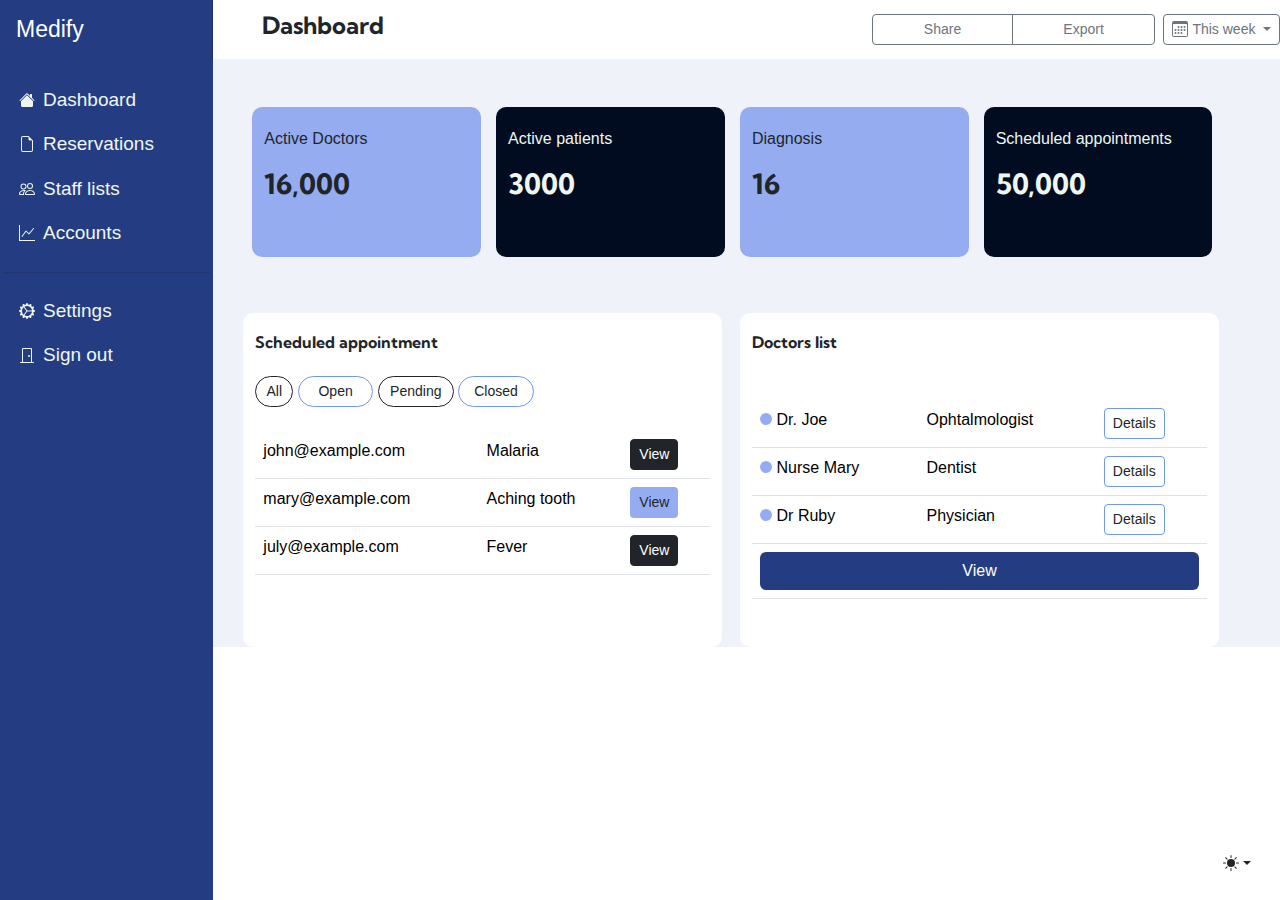
<file: index.html>
<!-- EFF6EE - mint cream, 9197AE - cool grey, 273043 - prussian blue -->
<!-- #F5054D - hotpink, #AB8993 - brown, #4F041A deep brown -->

<!DOCTYPE html>
<html lang="en" data-bs-theme="light">

<head>
  <meta http-equiv="Content-Type" content="text/html; charset=UTF-8">
  <script src="./color-modes.js.download"></script>

  <meta name="viewport" content="width=device-width, initial-scale=1">
  <title>Dashboard</title>

  <link rel="stylesheet" href="./css@3">
  <link href="./bootstrap-5.3.3-dist/css/bootstrap.min.css" rel="stylesheet">
  <link rel="stylesheet" href="./font-awesome/css/all.min.css">
  <link rel="stylesheet" href="./wow/matthieua-WOW-07a2b50/css/libs/animate.css">

  <style>
    .bd-placeholder-img {
      font-size: 1.125rem;
      text-anchor: middle;
      -webkit-user-select: none;
      -moz-user-select: none;
      user-select: none;
    }

    @media (min-width: 768px) {
      .bd-placeholder-img-lg {
        font-size: 3.5rem;
      }
    }

    .b-example-divider {
      width: 100%;
      height: 3rem;
      background-color: rgba(0, 0, 0, .1);
      border: solid rgba(0, 0, 0, .15);
      border-width: 1px 0;
      box-shadow: inset 0 .5em 1em rgba(0, 0, 0, .1), inset 0 .125em .5em rgba(0, 0, 0, .15);
    }

    .b-example-vr {
      flex-shrink: 0;
      width: 1.5rem;
      height: 100vh;
    }

    .bi {
      vertical-align: -.125em;
      fill: currentColor;
    }

    .nav-scroller {
      position: relative;
      z-index: 2;
      height: 2.75rem;
      overflow-y: hidden;
    }

    .nav-scroller .nav {
      display: flex;
      flex-wrap: nowrap;
      padding-bottom: 1rem;
      margin-top: -1px;
      overflow-x: auto;
      text-align: center;
      white-space: nowrap;
      -webkit-overflow-scrolling: touch;
    }

    .btn-bd-primary {
      --bd-violet-bg: #243D82;
      --bd-violet-rgb: 112.520718, 44.062154, 249.437846;
      --bs-btn-font-weight: 600;
      --bs-btn-color: var(--bs-white);
      --bs-btn-bg: var(--bd-violet-bg);
      --bs-btn-border-color: var(--bd-violet-bg);
      --bs-btn-hover-color: var(--bs-white);
      --bs-btn-hover-bg: #243D82;
      --bs-btn-hover-border-color: #243D82;
      --bs-btn-focus-shadow-rgb: var(--bd-violet-rgb);
      --bs-btn-active-color: var(--bs-btn-hover-color);
      --bs-btn-active-bg: #243D82;
      --bs-btn-active-border-color: #243D82;
    }

    .bd-mode-toggle {
      z-index: 1500;
    }

    .bd-mode-toggle .dropdown-menu .active .bi {
      display: block !important;
    }
  </style>


  <!-- Custom styles for this template -->
  <link href="./bootstrap-5.3.3-dist/css/bootstrap.min.css" rel="stylesheet">
  <!-- Custom styles for this template -->
  <link href="./dashboard.css" rel="stylesheet">

</head>

<body>

  <div class="overlay wow animate slideIn"></div>

  <!-- SVG for dark theme and light theme -->
  <svg xmlns="http://www.w3.org/2000/svg" class="d-none">
    <symbol id="check2" viewBox="0 0 16 16">
      <path
        d="M13.854 3.646a.5.5 0 0 1 0 .708l-7 7a.5.5 0 0 1-.708 0l-3.5-3.5a.5.5 0 1 1 .708-.708L6.5 10.293l6.646-6.647a.5.5 0 0 1 .708 0z">
      </path>
    </symbol>
    <symbol id="circle-half" viewBox="0 0 16 16">
      <path d="M8 15A7 7 0 1 0 8 1v14zm0 1A8 8 0 1 1 8 0a8 8 0 0 1 0 16z"></path>
    </symbol>
    <symbol id="moon-stars-fill" viewBox="0 0 16 16">
      <path
        d="M6 .278a.768.768 0 0 1 .08.858 7.208 7.208 0 0 0-.878 3.46c0 4.021 3.278 7.277 7.318 7.277.527 0 1.04-.055 1.533-.16a.787.787 0 0 1 .81.316.733.733 0 0 1-.031.893A8.349 8.349 0 0 1 8.344 16C3.734 16 0 12.286 0 7.71 0 4.266 2.114 1.312 5.124.06A.752.752 0 0 1 6 .278z">
      </path>
      <path
        d="M10.794 3.148a.217.217 0 0 1 .412 0l.387 1.162c.173.518.579.924 1.097 1.097l1.162.387a.217.217 0 0 1 0 .412l-1.162.387a1.734 1.734 0 0 0-1.097 1.097l-.387 1.162a.217.217 0 0 1-.412 0l-.387-1.162A1.734 1.734 0 0 0 9.31 6.593l-1.162-.387a.217.217 0 0 1 0-.412l1.162-.387a1.734 1.734 0 0 0 1.097-1.097l.387-1.162zM13.863.099a.145.145 0 0 1 .274 0l.258.774c.115.346.386.617.732.732l.774.258a.145.145 0 0 1 0 .274l-.774.258a1.156 1.156 0 0 0-.732.732l-.258.774a.145.145 0 0 1-.274 0l-.258-.774a1.156 1.156 0 0 0-.732-.732l-.774-.258a.145.145 0 0 1 0-.274l.774-.258c.346-.115.617-.386.732-.732L13.863.1z">
      </path>
    </symbol>
    <symbol id="sun-fill" viewBox="0 0 16 16">
      <path
        d="M8 12a4 4 0 1 0 0-8 4 4 0 0 0 0 8zM8 0a.5.5 0 0 1 .5.5v2a.5.5 0 0 1-1 0v-2A.5.5 0 0 1 8 0zm0 13a.5.5 0 0 1 .5.5v2a.5.5 0 0 1-1 0v-2A.5.5 0 0 1 8 13zm8-5a.5.5 0 0 1-.5.5h-2a.5.5 0 0 1 0-1h2a.5.5 0 0 1 .5.5zM3 8a.5.5 0 0 1-.5.5h-2a.5.5 0 0 1 0-1h2A.5.5 0 0 1 3 8zm10.657-5.657a.5.5 0 0 1 0 .707l-1.414 1.415a.5.5 0 1 1-.707-.708l1.414-1.414a.5.5 0 0 1 .707 0zm-9.193 9.193a.5.5 0 0 1 0 .707L3.05 13.657a.5.5 0 0 1-.707-.707l1.414-1.414a.5.5 0 0 1 .707 0zm9.193 2.121a.5.5 0 0 1-.707 0l-1.414-1.414a.5.5 0 0 1 .707-.707l1.414 1.414a.5.5 0 0 1 0 .707zM4.464 4.465a.5.5 0 0 1-.707 0L2.343 3.05a.5.5 0 1 1 .707-.707l1.414 1.414a.5.5 0 0 1 0 .708z">
      </path>
    </symbol>
  </svg>

  <!-- Toggle between light and dark mode -->
  <div class="dropdown position-fixed bottom-0 end-0 mb-3 me-3 bd-mode-toggle">
    <button class="btn btn-bd-primary py-2 dropdown-toggle d-flex align-items-center" id="bd-theme" type="button"
      aria-expanded="false" data-bs-toggle="dropdown" aria-label="Toggle theme (dark)">
      <svg class="bi my-1 theme-icon-active" width="1em" height="1em">
        <use href="#moon-stars-fill"></use>
      </svg>
      <span class="visually-hidden" id="bd-theme-text">Toggle theme</span>
    </button>
    <ul class="dropdown-menu dropdown-menu-end shadow" aria-labelledby="bd-theme-text">
      <li>
        <button type="button" class="dropdown-item d-flex align-items-center" data-bs-theme-value="light"
          aria-pressed="false">
          <svg class="bi me-2 opacity-50" width="1em" height="1em">
            <use href="#sun-fill"></use>
          </svg>
          Light
          <svg class="bi ms-auto d-none" width="1em" height="1em">
            <use href="#check2"></use>
          </svg>
        </button>
      </li>
      <li>
        <button type="button" class="dropdown-item d-flex align-items-center active" data-bs-theme-value="dark"
          aria-pressed="true">
          <svg class="bi me-2 opacity-50" width="1em" height="1em">
            <use href="#moon-stars-fill"></use>
          </svg>
          Dark
          <svg class="bi ms-auto d-none" width="1em" height="1em">
            <use href="#check2"></use>
          </svg>
        </button>
      </li>
      <li>
        <button type="button" class="dropdown-item d-flex align-items-center" data-bs-theme-value="auto"
          aria-pressed="false">
          <svg class="bi me-2 opacity-50" width="1em" height="1em">
            <use href="#circle-half"></use>
          </svg>
          Auto
          <svg class="bi ms-auto d-none" width="1em" height="1em">
            <use href="#check2"></use>
          </svg>
        </button>
      </li>
    </ul>
  </div>


  <!-- svg for icons on the sidebar -->
  <svg xmlns="http://www.w3.org/2000/svg" class="d-none">
    <!-- calendar icon -->
    <symbol id="calendar3" viewBox="0 0 16 16">
      <path
        d="M14 0H2a2 2 0 0 0-2 2v12a2 2 0 0 0 2 2h12a2 2 0 0 0 2-2V2a2 2 0 0 0-2-2zM1 3.857C1 3.384 1.448 3 2 3h12c.552 0 1 .384 1 .857v10.286c0 .473-.448.857-1 .857H2c-.552 0-1-.384-1-.857V3.857z">
      </path>
      <path
        d="M6.5 7a1 1 0 1 0 0-2 1 1 0 0 0 0 2zm3 0a1 1 0 1 0 0-2 1 1 0 0 0 0 2zm3 0a1 1 0 1 0 0-2 1 1 0 0 0 0 2zm-9 3a1 1 0 1 0 0-2 1 1 0 0 0 0 2zm3 0a1 1 0 1 0 0-2 1 1 0 0 0 0 2zm3 0a1 1 0 1 0 0-2 1 1 0 0 0 0 2zm3 0a1 1 0 1 0 0-2 1 1 0 0 0 0 2zm-9 3a1 1 0 1 0 0-2 1 1 0 0 0 0 2zm3 0a1 1 0 1 0 0-2 1 1 0 0 0 0 2zm3 0a1 1 0 1 0 0-2 1 1 0 0 0 0 2z">
      </path>
    </symbol>
    <!-- cart icon -->
    <symbol id="cart" viewBox="0 0 16 16">
      <path
        d="M0 1.5A.5.5 0 0 1 .5 1H2a.5.5 0 0 1 .485.379L2.89 3H14.5a.5.5 0 0 1 .49.598l-1 5a.5.5 0 0 1-.465.401l-9.397.472L4.415 11H13a.5.5 0 0 1 0 1H4a.5.5 0 0 1-.491-.408L2.01 3.607 1.61 2H.5a.5.5 0 0 1-.5-.5zM3.102 4l.84 4.479 9.144-.459L13.89 4H3.102zM5 12a2 2 0 1 0 0 4 2 2 0 0 0 0-4zm7 0a2 2 0 1 0 0 4 2 2 0 0 0 0-4zm-7 1a1 1 0 1 1 0 2 1 1 0 0 1 0-2zm7 0a1 1 0 1 1 0 2 1 1 0 0 1 0-2z">
      </path>
    </symbol>
    <symbol id="chevron-right" viewBox="0 0 16 16">
      <path fill-rule="evenodd"
        d="M4.646 1.646a.5.5 0 0 1 .708 0l6 6a.5.5 0 0 1 0 .708l-6 6a.5.5 0 0 1-.708-.708L10.293 8 4.646 2.354a.5.5 0 0 1 0-.708z">
      </path>
    </symbol>
    <symbol id="door-closed" viewBox="0 0 16 16">
      <path d="M3 2a1 1 0 0 1 1-1h8a1 1 0 0 1 1 1v13h1.5a.5.5 0 0 1 0 1h-13a.5.5 0 0 1 0-1H3V2zm1 13h8V2H4v13z"></path>
      <path d="M9 9a1 1 0 1 0 2 0 1 1 0 0 0-2 0z"></path>
    </symbol>
    <symbol id="file-earmark" viewBox="0 0 16 16">
      <path
        d="M14 4.5V14a2 2 0 0 1-2 2H4a2 2 0 0 1-2-2V2a2 2 0 0 1 2-2h5.5L14 4.5zm-3 0A1.5 1.5 0 0 1 9.5 3V1H4a1 1 0 0 0-1 1v12a1 1 0 0 0 1 1h8a1 1 0 0 0 1-1V4.5h-2z">
      </path>
    </symbol>
    <symbol id="file-earmark-text" viewBox="0 0 16 16">
      <path
        d="M5.5 7a.5.5 0 0 0 0 1h5a.5.5 0 0 0 0-1h-5zM5 9.5a.5.5 0 0 1 .5-.5h5a.5.5 0 0 1 0 1h-5a.5.5 0 0 1-.5-.5zm0 2a.5.5 0 0 1 .5-.5h2a.5.5 0 0 1 0 1h-2a.5.5 0 0 1-.5-.5z">
      </path>
      <path
        d="M9.5 0H4a2 2 0 0 0-2 2v12a2 2 0 0 0 2 2h8a2 2 0 0 0 2-2V4.5L9.5 0zm0 1v2A1.5 1.5 0 0 0 11 4.5h2V14a1 1 0 0 1-1 1H4a1 1 0 0 1-1-1V2a1 1 0 0 1 1-1h5.5z">
      </path>
    </symbol>
    <symbol id="gear-wide-connected" viewBox="0 0 16 16">
      <path
        d="M7.068.727c.243-.97 1.62-.97 1.864 0l.071.286a.96.96 0 0 0 1.622.434l.205-.211c.695-.719 1.888-.03 1.613.931l-.08.284a.96.96 0 0 0 1.187 1.187l.283-.081c.96-.275 1.65.918.931 1.613l-.211.205a.96.96 0 0 0 .434 1.622l.286.071c.97.243.97 1.62 0 1.864l-.286.071a.96.96 0 0 0-.434 1.622l.211.205c.719.695.03 1.888-.931 1.613l-.284-.08a.96.96 0 0 0-1.187 1.187l.081.283c.275.96-.918 1.65-1.613.931l-.205-.211a.96.96 0 0 0-1.622.434l-.071.286c-.243.97-1.62.97-1.864 0l-.071-.286a.96.96 0 0 0-1.622-.434l-.205.211c-.695.719-1.888.03-1.613-.931l.08-.284a.96.96 0 0 0-1.186-1.187l-.284.081c-.96.275-1.65-.918-.931-1.613l.211-.205a.96.96 0 0 0-.434-1.622l-.286-.071c-.97-.243-.97-1.62 0-1.864l.286-.071a.96.96 0 0 0 .434-1.622l-.211-.205c-.719-.695-.03-1.888.931-1.613l.284.08a.96.96 0 0 0 1.187-1.186l-.081-.284c-.275-.96.918-1.65 1.613-.931l.205.211a.96.96 0 0 0 1.622-.434l.071-.286zM12.973 8.5H8.25l-2.834 3.779A4.998 4.998 0 0 0 12.973 8.5zm0-1a4.998 4.998 0 0 0-7.557-3.779l2.834 3.78h4.723zM5.048 3.967c-.03.021-.058.043-.087.065l.087-.065zm-.431.355A4.984 4.984 0 0 0 3.002 8c0 1.455.622 2.765 1.615 3.678L7.375 8 4.617 4.322zm.344 7.646.087.065-.087-.065z">
      </path>
    </symbol>
    <symbol id="graph-up" viewBox="0 0 16 16">
      <path fill-rule="evenodd"
        d="M0 0h1v15h15v1H0V0Zm14.817 3.113a.5.5 0 0 1 .07.704l-4.5 5.5a.5.5 0 0 1-.74.037L7.06 6.767l-3.656 5.027a.5.5 0 0 1-.808-.588l4-5.5a.5.5 0 0 1 .758-.06l2.609 2.61 4.15-5.073a.5.5 0 0 1 .704-.07Z">
      </path>
    </symbol>
    <symbol id="house-fill" viewBox="0 0 16 16">
      <path
        d="M8.707 1.5a1 1 0 0 0-1.414 0L.646 8.146a.5.5 0 0 0 .708.708L8 2.207l6.646 6.647a.5.5 0 0 0 .708-.708L13 5.793V2.5a.5.5 0 0 0-.5-.5h-1a.5.5 0 0 0-.5.5v1.293L8.707 1.5Z">
      </path>
      <path d="m8 3.293 6 6V13.5a1.5 1.5 0 0 1-1.5 1.5h-9A1.5 1.5 0 0 1 2 13.5V9.293l6-6Z"></path>
    </symbol>
    <symbol id="list" viewBox="0 0 16 16">
      <path fill-rule="evenodd"
        d="M2.5 12a.5.5 0 0 1 .5-.5h10a.5.5 0 0 1 0 1H3a.5.5 0 0 1-.5-.5zm0-4a.5.5 0 0 1 .5-.5h10a.5.5 0 0 1 0 1H3a.5.5 0 0 1-.5-.5zm0-4a.5.5 0 0 1 .5-.5h10a.5.5 0 0 1 0 1H3a.5.5 0 0 1-.5-.5z">
      </path>
    </symbol>
    <symbol id="people" viewBox="0 0 16 16">
      <path
        d="M15 14s1 0 1-1-1-4-5-4-5 3-5 4 1 1 1 1h8Zm-7.978-1A.261.261 0 0 1 7 12.996c.001-.264.167-1.03.76-1.72C8.312 10.629 9.282 10 11 10c1.717 0 2.687.63 3.24 1.276.593.69.758 1.457.76 1.72l-.008.002a.274.274 0 0 1-.014.002H7.022ZM11 7a2 2 0 1 0 0-4 2 2 0 0 0 0 4Zm3-2a3 3 0 1 1-6 0 3 3 0 0 1 6 0ZM6.936 9.28a5.88 5.88 0 0 0-1.23-.247A7.35 7.35 0 0 0 5 9c-4 0-5 3-5 4 0 .667.333 1 1 1h4.216A2.238 2.238 0 0 1 5 13c0-1.01.377-2.042 1.09-2.904.243-.294.526-.569.846-.816ZM4.92 10A5.493 5.493 0 0 0 4 13H1c0-.26.164-1.03.76-1.724.545-.636 1.492-1.256 3.16-1.275ZM1.5 5.5a3 3 0 1 1 6 0 3 3 0 0 1-6 0Zm3-2a2 2 0 1 0 0 4 2 2 0 0 0 0-4Z">
      </path>
    </symbol>
    <symbol id="plus-circle" viewBox="0 0 16 16">
      <path d="M8 15A7 7 0 1 1 8 1a7 7 0 0 1 0 14zm0 1A8 8 0 1 0 8 0a8 8 0 0 0 0 16z"></path>
      <path d="M8 4a.5.5 0 0 1 .5.5v3h3a.5.5 0 0 1 0 1h-3v3a.5.5 0 0 1-1 0v-3h-3a.5.5 0 0 1 0-1h3v-3A.5.5 0 0 1 8 4z">
      </path>
    </symbol>
    <symbol id="puzzle" viewBox="0 0 16 16">
      <path
        d="M3.112 3.645A1.5 1.5 0 0 1 4.605 2H7a.5.5 0 0 1 .5.5v.382c0 .696-.497 1.182-.872 1.469a.459.459 0 0 0-.115.118.113.113 0 0 0-.012.025L6.5 4.5v.003l.003.01c.004.01.014.028.036.053a.86.86 0 0 0 .27.194C7.09 4.9 7.51 5 8 5c.492 0 .912-.1 1.19-.24a.86.86 0 0 0 .271-.194.213.213 0 0 0 .039-.063v-.009a.112.112 0 0 0-.012-.025.459.459 0 0 0-.115-.118c-.375-.287-.872-.773-.872-1.469V2.5A.5.5 0 0 1 9 2h2.395a1.5 1.5 0 0 1 1.493 1.645L12.645 6.5h.237c.195 0 .42-.147.675-.48.21-.274.528-.52.943-.52.568 0 .947.447 1.154.862C15.877 6.807 16 7.387 16 8s-.123 1.193-.346 1.638c-.207.415-.586.862-1.154.862-.415 0-.733-.246-.943-.52-.255-.333-.48-.48-.675-.48h-.237l.243 2.855A1.5 1.5 0 0 1 11.395 14H9a.5.5 0 0 1-.5-.5v-.382c0-.696.497-1.182.872-1.469a.459.459 0 0 0 .115-.118.113.113 0 0 0 .012-.025L9.5 11.5v-.003a.214.214 0 0 0-.039-.064.859.859 0 0 0-.27-.193C8.91 11.1 8.49 11 8 11c-.491 0-.912.1-1.19.24a.859.859 0 0 0-.271.194.214.214 0 0 0-.039.063v.003l.001.006a.113.113 0 0 0 .012.025c.016.027.05.068.115.118.375.287.872.773.872 1.469v.382a.5.5 0 0 1-.5.5H4.605a1.5 1.5 0 0 1-1.493-1.645L3.356 9.5h-.238c-.195 0-.42.147-.675.48-.21.274-.528.52-.943.52-.568 0-.947-.447-1.154-.862C.123 9.193 0 8.613 0 8s.123-1.193.346-1.638C.553 5.947.932 5.5 1.5 5.5c.415 0 .733.246.943.52.255.333.48.48.675.48h.238l-.244-2.855zM4.605 3a.5.5 0 0 0-.498.55l.001.007.29 3.4A.5.5 0 0 1 3.9 7.5h-.782c-.696 0-1.182-.497-1.469-.872a.459.459 0 0 0-.118-.115.112.112 0 0 0-.025-.012L1.5 6.5h-.003a.213.213 0 0 0-.064.039.86.86 0 0 0-.193.27C1.1 7.09 1 7.51 1 8c0 .491.1.912.24 1.19.07.14.14.225.194.271a.213.213 0 0 0 .063.039H1.5l.006-.001a.112.112 0 0 0 .025-.012.459.459 0 0 0 .118-.115c.287-.375.773-.872 1.469-.872H3.9a.5.5 0 0 1 .498.542l-.29 3.408a.5.5 0 0 0 .497.55h1.878c-.048-.166-.195-.352-.463-.557-.274-.21-.52-.528-.52-.943 0-.568.447-.947.862-1.154C6.807 10.123 7.387 10 8 10s1.193.123 1.638.346c.415.207.862.586.862 1.154 0 .415-.246.733-.52.943-.268.205-.415.39-.463.557h1.878a.5.5 0 0 0 .498-.55l-.001-.007-.29-3.4A.5.5 0 0 1 12.1 8.5h.782c.696 0 1.182.497 1.469.872.05.065.091.099.118.115.013.008.021.01.025.012a.02.02 0 0 0 .006.001h.003a.214.214 0 0 0 .064-.039.86.86 0 0 0 .193-.27c.14-.28.24-.7.24-1.191 0-.492-.1-.912-.24-1.19a.86.86 0 0 0-.194-.271.215.215 0 0 0-.063-.039H14.5l-.006.001a.113.113 0 0 0-.025.012.459.459 0 0 0-.118.115c-.287.375-.773.872-1.469.872H12.1a.5.5 0 0 1-.498-.543l.29-3.407a.5.5 0 0 0-.497-.55H9.517c.048.166.195.352.463.557.274.21.52.528.52.943 0 .568-.447.947-.862 1.154C9.193 5.877 8.613 6 8 6s-1.193-.123-1.638-.346C5.947 5.447 5.5 5.068 5.5 4.5c0-.415.246-.733.52-.943.268-.205.415-.39.463-.557H4.605z">
      </path>
    </symbol>
    <symbol id="search" viewBox="0 0 16 16">
      <path
        d="M11.742 10.344a6.5 6.5 0 1 0-1.397 1.398h-.001c.03.04.062.078.098.115l3.85 3.85a1 1 0 0 0 1.415-1.414l-3.85-3.85a1.007 1.007 0 0 0-.115-.1zM12 6.5a5.5 5.5 0 1 1-11 0 5.5 5.5 0 0 1 11 0z">
      </path>
    </symbol>
  </svg>

  <!-- Headers -->
  <header class="navbar header flex-md-nowrap p-0" data-bs-theme="dark">
    <a class="navbar-brand col-md-3 col-lg-2 me-0 px-3 fs-6 text-white">Medify</a>

    <div class="d-flex justify-content-between flex-wrap flex-md-nowrap align-items-center">
      <h4 class="h4 page-tag">Dashboard</h4>
      <div class="btn-toolbar mb-2 mb-md-0">
        <div class="btn-group me-2">
          <button type="button" class="btn btn-sm btn-outline-secondary">Share</button>
          <button type="button" class="btn btn-sm btn-outline-secondary">Export</button>
        </div>
        <button type="button" class="btn btn-sm btn-outline-secondary dropdown-toggle d-flex align-items-center gap-1">
          <svg class="bi">
            <use xlink:href="#calendar3"></use>
          </svg>
          This week
        </button>
      </div>
    </div>
  </header>

  <!-- Dashboard components -->
  <div class="container-fluid">
    <div class="row">
      <div class="sidebar border border-right col-md-3 col-lg-2 p-0">
        <div class="offcanvas-md offcanvas-end " tabindex="-1" id="sidebarMenu" aria-labelledby="sidebarMenuLabel">

          <div class="offcanvas-header text-center">
            <h5 class="offcanvas-title" id="sidebarMenuLabel">Medify</h5>
            <button type="button" class="btn-close" data-bs-dismiss="offcanvas" data-target="#sidebarMenu"
              aria-label="Close"></button>
          </div>

          <!-- side nav-->
          <div class="offcanvas-body d-md-flex flex-column p-0 pt-lg-3 overflow-y-auto">
            <ul class="nav flex-column">
              <li class="nav-item">
                <a class="nav-link d-flex align-items-center gap-2 active" aria-current="page" data-target="dashboard"
                  href="#">
                  <svg class="bi">
                    <use xlink:href="#house-fill"></use>
                  </svg>
                  Dashboard
                </a>
              </li>
              <li class="nav-item">
                <a class="nav-link d-flex align-items-center gap-2" href="#" data-target="Reservation">
                  <svg class="bi">
                    <use xlink:href="#file-earmark"></use>
                  </svg>
                  Reservations
                </a>
              </li>
              <li class="nav-item">
                <a class="nav-link d-flex align-items-center gap-2" href="#" data-target="staff-list">
                  <svg class="bi">
                    <use xlink:href="#people"></use>
                  </svg>
                  Staff lists
                </a>
              </li>
              <li class="nav-item">
                <a class="nav-link d-flex align-items-center gap-2" href="#" data-target="Accounts">
                  <svg class="bi">
                    <use xlink:href="#graph-up"></use>
                  </svg>
                  Accounts
                </a>
              </li>
            </ul>

            <hr class="my-3">

            <ul class="nav flex-column mb-auto">
              <li class="nav-item">
                <a class="nav-link d-flex align-items-center gap-2" href="#" data-target="Settings">
                  <svg class="bi">
                    <use xlink:href="#gear-wide-connected"></use>
                  </svg>
                  Settings
                </a>
              </li>
              <li class="nav-item">
                <a class="nav-link d-flex align-items-center gap-2" href="#" data-target="Sign out">
                  <svg class="bi">
                    <use xlink:href="#door-closed"></use>
                  </svg>
                  Sign out
                </a>
              </li>
            </ul>
          </div>
        </div>
      </div>

      <!-- dashboard share, export and calendar -->
      <main class="col-md-9 ms-sm-auto col-lg-10 px-md-4 main content active" id="dashboard">
        <div class="row container-fluid admin mt-5 pb-2 mb-5">
          <div class="col-lg-2 col-md-6 col-sm-12 first">
            <p>Active Doctors</p>
            <h3>16,000</h3>
          </div>
          <div class="col-lg-2 col-md-6 col-sm-12 second">
            <p>Active patients</p>
            <h3>3000</h3>
          </div>
          <div class="col-lg-2 col-md-6 col-sm-12 first">
            <p>Diagnosis</p>
            <h3>16</h3>
          </div>
          <div class="col-lg-2 col-md-6 col-sm-12 second">
            <p>Scheduled appointments</h4>
            <h3>50,000</h3>
          </div>
        </div>

        <div class="row container-fluid details">
          <div class="col-lg-5 col-md-12">
            <h6 class="mb-4">Scheduled appointment</h6>
            <button class="btn col-lg-1 rounded-pill btn-outline-dark btn-sm">All</button>
            <button class="btn col-lg-2 rounded-pill btn-sm secondbtn">Open</button>
            <button class="btn col-lg-2 rounded-pill btn-sm btn-outline-dark btn-sm">Pending</button>
            <button class="btn col-lg-2 rounded-pill btn-sm secondbtn">Closed</button>

            <table class="table table-hover mt-4 mb-5">
              <tbody>
                <tr>
                  <td>john@example.com</td>
                  <td>Malaria</td>
                  <td><button class="btn btn-dark btn-sm">View</button></td>
                </tr>
                <tr>
                  <td>mary@example.com</td>
                  <td>Aching tooth</td>
                  <td><button class="btn first btn-sm">View</button></td>
                </tr>
                <tr>
                  <td>july@example.com</td>
                  <td>Fever</td>
                  <td><button class="btn btn-dark btn-sm">View</button></td>
                </tr>
              </tbody>
            </table>
          </div>
          <div class="col-lg-5 col-md-12">
            <h6>Doctors list</h6>
            <table class="table table-hover mt-5 mb-5">
              <tbody>
                <tr>
                  <td><button class="first active-btn"></button> Dr. Joe</td>
                  <td>Ophtalmologist</td>
                  <td><button class="btn btn-sm secondbtn">Details</button></td>
                </tr>
                <tr>
                  <td><button class="first active-btn"></button> Nurse Mary</td>
                  <td>Dentist</td>
                  <td><button class="btn btn-sm secondbtn">Details</button></td>
                </tr>
                <tr>
                  <td><button class="first active-btn"></button> Dr Ruby</td>
                  <td>Physician</td>
                  <td><button class="btn btn-sm secondbtn">Details</button></td>
                </tr>
                <tr>
                  <td colspan="3"><button class="btn w-100"
                      style="background-color: #243D82; color: white;">View</button></td>
                </tr>
              </tbody>
            </table>
          </div>
        </div>
      </main>

      <main class="col-md-9 ms-sm-auto col-lg-10 px-md-5 content" id="staff-list">
        <div class="staffs d-flex justify-content-between align-items-center border-top border-bottom">
          <h6 id="">General Staffs</h6>
          <h3><i class="fa fa-plus" data-bs-toggle="modal" data-bs-target="#myModal"></i></h3>
        </div>
        <h5 class="mt-4">Recommended Doctors (23)</h5>

        <!-- Row for Recommended Doctors and Upcoming Schedules -->
        <div class="row container-fluid main-cont">
          <!-- Doctors List Section -->
          <div class="list-one col-lg-6">
            <div class="row">
              <!-- Doctor Card 1 -->
              <div class="col-lg-6 col-md-6 col-sm-12">
                <div class="bordered-div border p-3">
                  <div class="doctor">
                    <img src="/images/front-view-doctor-wearing-white-coat.png" alt="Doctor" class="img-fluid">
                  </div>
                  <div class="desc mt-2">
                    <h6>Dr. Joe</h6>
                    <p>Ophthalmologist</p>
                  </div>
                </div>
              </div>
              <!-- Doctor Card 2 -->
              <div class="col-lg-6 col-md-6 col-sm-12">
                <div class="bordered-div border p-3">
                  <div class="doctor">
                    <img src="/images/front-view-doctor-wearing-white-coat.png" alt="Doctor" class="img-fluid">
                  </div>
                  <div class="desc mt-2">
                    <h6>Dr. Jane</h6>
                    <p>Cardiologist</p>
                  </div>
                </div>
              </div>
              <!-- Add more doctor cards as needed -->

              <div class="col-lg-6 col-md-6 col-sm-12">
                <div class="bordered-div border p-3">
                  <div class="doctor">
                    <img src="/images/front-view-doctor-wearing-white-coat.png" alt="Doctor" class="img-fluid">
                  </div>
                  <div class="desc mt-2">
                    <h6>Dr. Jane</h6>
                    <p>Cardiologist</p>
                  </div>
                </div>
              </div>

              <div class="col-lg-6 col-md-6 col-sm-12">
                <div class="bordered-div border p-3">
                  <div class="doctor">
                    <img src="/images/front-view-doctor-wearing-white-coat.png" alt="Doctor" class="img-fluid">
                  </div>
                  <div class="desc mt-2">
                    <h6>Dr. Jane</h6>
                    <p>Cardiologist</p>
                  </div>
                </div>
              </div>

            </div>
          </div>

          <!-- Upcoming Schedules Section -->
          <div class="details-two col-lg-6">
            <div class="d-flex align-items-center container-fluid p-2 mt-4">
              <img src="/images/front-view-doctor-wearing-white-coat.png" alt="" width="100px" height="100px">
              <div class="d-flex flex-column ms-3">
                <h6>Prof. Alex Boje</h6>
                <p class="country">Dentist</p>
              </div>
            </div>

            <div class="d-flex justify-content-around border-top border-bottom p-2">
              <div style=" padding: 10px; text-align: center;">
                <h6>5 Years</h6>
                <p class="country">Experience</p>
              </div>
              <div style="border-left: 1px solid gray;border-right: 1px solid gray; padding: 10px;text-align: center;">
                <h6>955</h6>
                <p class="country">Reviews</p>
              </div>
              <div class="ps-2 text-left p-3">
                <h6>6,089</h6>
                <p class="country">Total Patients</p>
              </div>
            </div>

            <div class="container mt-5">
              <ul class="nav nav-tabs">
                <li class="nav-item">
                  <a class="nav-link active" data-bs-toggle="tab" href="#profile">Profile</a>
                </li>
                <li class="nav-item">
                  <a class="nav-link" data-bs-toggle="tab" href="#menu1">Menu 1</a>
                </li>
              </ul>

              <div class="tab-content mt-3">
                <div id="profile" class="tab-pane fade show active">
                  <h5>Profile</h5>
                  <p>Dr. Alex is a Lorem ipsum dolor sit amet, consectetur adipisicing elit.</p>
                </div>
                <div id="menu1" class="tab-pane fade">
                  <h5>Menu 1</h5>
                  <p>Ut enim ad minim veniam, quis nostrud exercitation ullamco laboris.</p>
                </div>
              </div>
            </div>
          </div>
        </div>
      </main>



      <div class="reservation-details wow animate slideInDown">
        <div class="clearfix d-flex justify-content-end">
          <button type="button" class="close btn"><i class="fa fa-close"></i></button>
        </div>
        <div class="progress" style="height: 5px;">
          <div class="progress-bar" style="width:70%; background-color: #426de4; height: 5px;"></div>
        </div>

        <table class="table patient-table table-borderless mt-4 wow">
          <thead>
            <tr>
              <th class="row">
                <div class="p-2 row col-lg-12">
                  <img src="/images/faouzia 3.jpg" class="col-lg-4" alt="doc"
                    style="width: 70px; height: 50px; border-radius: 100%;" class="me-2">
                  <div class="profile col-lg-8">
                    <span class="text-primary">Upload Photo</span> | <span class="text-danger">Delete</span> <br>
                    <span class="fw-normal text-secondary">An image of this person, it is best if it's same length and
                      width</span>
                  </div>
                </div>
              </th>
            </tr>
          </thead>
        </table>

        <div class="row mt-2 d-flex justify-content-center">
          <h6 class="text-secondary ms-4 mt-3">Type</h6>
          <form action="#" class="row doc-form">
            <div class="form-check mb-3 radio col-lg-4">
              <input type="radio" class="form-check-input" id="radio1" name="optradio" value="option1" checked>
              <label class="form-check-label" for="radio1">Full-Time</label>
            </div>
            <div class="form-check mb-3 radio col-lg-4">
              <input type="radio" class="form-check-input" id="radio2" name="optradio" value="option2">
              <label class="form-check-label" for="radio2">Part-Time</label>
            </div>

            <div class="mb-3 mt-3">
              <label for="name" class="form-label">Name:</label>
              <input type="name" class="form-control" id="name" placeholder="Enter Name" name="name">
            </div>
            <div class="mb-3">
              <select class="form-select">
                <option>Dentist</option>
                <option>Pediatric Dentist</option>
                <option>Oral surgeon</option>
                <option>Ophtalmologist</option>
              </select>
            </div>
            <div class="mb-3">
              <label for="email" class="form-label">Email:</label>
              <input type="email" class="form-control" id="email" placeholder="Enter Email" name="email">
            </div>
            <div class="form-check mb-3">
              <label for="comment">Address:</label>
              <textarea class="form-control w-100" rows="2" id="address" name="text"></textarea>
            </div>
            <div class="buttons d-flex justify-content-end mt-3">
              <button class="btn">Cancel</button>
              <button class="btn text-white btn-sm" style="background-color: #243D82;">Next</button>
            </div>
          </form>
        </div>
      </div>

      <main class="patients col-md-9 ms-sm-auto col-lg-10 px-md-4 content" id="Accounts">
        <div class=" d-flex justify-content-between align-items-center ps-4 border-bottom border-top">
          <div class="start-nav">
            <span id="Patient-list">Patient list</span> -
            <span id="Patient-details">Patient details</span>
          </div>
          <h3><i class="fa fa-plus" data-bs-toggle="modal" data-bs-target="#myModal"></i></h3>
        </div>
        <main id="all-list">
          <table class="table table-hover mt-4 mb-5 mt-5">
            <thead>
              <th>Patient ID</th>
              <th>Patient name</th>
              <th>Patient Disease</th>
              <th></th>
            </thead>
            <tbody>
              <tr>
                <td>#A-123011</td>
                <td>john@example.com</td>
                <td>Malaria</td>
                <td><button class="btn view btn-dark btn-sm">View</button></td>
              </tr>
              <tr>
                <td>#A-123011</td>
                <td>mary@example.com</td>
                <td>Aching tooth</td>
                <td><button class="btn view first btn-sm">View</button></td>
              </tr>
              <tr>
                <td>#A-123011</td>
                <td>july@example.com</td>
                <td>Fever</td>
                <td><button class="btn view btn-dark btn-sm">View</button></td>
              </tr>
              <tr>
                <td>#A-123011</td>
                <td>john@example.com</td>
                <td>Malaria</td>
                <td><button class="btn view first btn-sm">View</button></td>
              </tr>
              <tr>
                <td>#A-123011</td>
                <td>mary@example.com</td>
                <td>Aching tooth</td>
                <td><button class="btn view btn-dark btn-sm">View</button></td>
              </tr>
              <tr>
                <td>#A-123011</td>
                <td>july@example.com</td>
                <td>Fever</td>
                <td><button class="btn view first btn-sm">View</button></td>
              </tr>
            </tbody>
          </table>
        </main>
        <div id="contain-all">
          <div class="profile d-flex gap-2 mt-4 justify-content-between align-items-center">
            <div class="details d-flex w-50 align-items-center">
              <img src="/images/faouzia 5.jpg" id="patient-img">
              <div>
                <h6>Faouzia Williams</h6>
                <p class="text-secondary">Tooth ache</p>
              </div>
            </div>
            <button class="btn first h-25">Create Appointment</button>
          </div>

          <div class="container mt-5">
            <ul class="nav nav-tabs">
              <li class="nav-item">
                <a class="nav-link active" data-bs-toggle="tab" href="#Patient-information">Patient information</a>
              </li>
              <li class="nav-item">
                <a class="nav-link" data-bs-toggle="tab" href="#Appointment-history">Appointment history</a>
              </li>
              <li class="nav-item">
                <a class="nav-link" data-bs-toggle="tab" href="#Next-treatment">Next treatment</a>
              </li>
              <li class="nav-item">
                <a class="nav-link" data-bs-toggle="tab" href="#Medical-record">Medical record</a>
              </li>
            </ul>

            <div class="tab-content mt-3">
              <div id="Next-treatment" class="tab-pane fade">
                <div class="row">
                  <div class="col-lg-12">
                    <div class="card shadow-sm">
                      <div class="card-header text-dark">
                        <h6 class="mb-0">Next Treatment</h6>
                      </div>
                      <div class="card-body">
                        <div class="d-flex align-items-center">
                          <img src="/images/front-view-doctor-wearing-white-coat.png" alt="Doctor"
                            class="rounded-circle me-3" width="60" height="60">
                          <div>
                            <h6 class="mb-1">Dr. Alex Johnson</h6>
                            <p class="text-muted mb-0">Orthopedic Specialist</p>
                          </div>
                        </div>
                        <hr>
                        <div class="mt-3">
                          <p><strong>Date:</strong> 15 Jan 2025</p>
                          <p><strong>Time:</strong> 10:00 AM</p>
                          <p><strong>Location:</strong> MedStar Clinic, Room 205</p>
                        </div>
                        <button class="btn w-100 text-white" style="background-color: #243D82;"> View Details</button>
                      </div>
                    </div>
                  </div>
                </div>
              </div>

              <div id="Medical-record" class="tab-pane fade">
                <div class="row">
                  <div class="col-lg-12">
                    <div class="card shadow-sm">
                      <div class="card-header">
                        <h6 class="mb-0">Medical Record</h6>
                      </div>
                      <div class="card-body">
                        <div class="mb-3">
                          <h6>Allergies:</h6>
                          <p class="text-muted">Peanuts, Penicillin</p>
                        </div>
                        <div class="mb-3">
                          <h6>Chronic Conditions:</h6>
                          <p class="text-muted">Hypertension, Asthma</p>
                        </div>
                        <div class="mb-3">
                          <h6>Medications:</h6>
                          <p class="text-muted">Losartan 50mg, Ventolin Inhaler</p>
                        </div>
                        <button class="btn w-100 text-white" style="background-color: #243D82;">Download Full
                          Record</button>
                      </div>
                    </div>
                  </div>
                </div>
              </div>

              <div id="Patient-information" class="tab-pane fade show active">
                <div class="row container-fluid border mt-3 patient-info">
                  <div
                    class="diagram col-lg-4 border p-0 m-0 d-flex flex-column pt-5 justify-content-center text-center">
                    <h5>Odontogram</h5>
                    <img src="/images/teeth.png" alt="" class="p-0 m-0 m-auto">
                  </div>
                  <div class="text col-lg-8 pt-5 ps-5">
                    <h5> <i class="fa fa-teeth" style="color: #243D82;"></i> Macillary left lateral incisor</h5>

                    <table class="table patient-table table-borderless mt-4">
                      <thead>
                        <tr>
                          <th>Condition</th>
                          <th>Treatments</th>
                          <th>Dentist</th>
                          <th><span class="badge rounded-pill text-success float-end"><i class="fa fa-check"></i>
                              Done</span></th>
                        </tr>
                      </thead>
                      <tbody>
                        <tr>
                          <td>Caries</td>
                          <td>Tooth filling</td>
                          <td colspan="2">Dr. Muntaha Riyaz</td>
                        </tr>
                        <tr>
                          <td colspan="4" class="border p-3 severity"><i
                              class="fa fa-file-lines text-secondary me-1"></i>
                            Advanced decay</td>
                        </tr>
                      </tbody>
                    </table>

                    <table class="table patient-table table-borderless mt-4">
                      <thead>
                        <tr>
                          <th>Condition</th>
                          <th>Treatments</th>
                          <th>Dentist</th>
                          <th><span class="badge rounded-pill text-warning float-end"><i class="fa fa-hourglass"></i>
                              Pending</span></th>
                        </tr>
                      </thead>
                      <tbody>
                        <tr>
                          <td>Caries</td>
                          <td>Tooth filling</td>
                          <td colspan="2">Dr. Muntaha Riyaz</td>
                        </tr>
                        <tr>
                          <td colspan="4" class="border p-3 severity"><i
                              class="fa fa-file-lines text-secondary me-1"></i>
                            Decay in pulp</td>
                        </tr>
                      </tbody>
                    </table>
                  </div>
                </div>
              </div>

            </div>

            <!-- Appointment History Tab -->
            <div id="Appointment-history" class="tab-pane fade">
              <div class="row">
                <!-- Appointment History Section -->
                <div class="col-lg-12">
                  <div class="card shadow-sm">
                    <div class="card-header">
                      <h6 class="mb-0">Appointment History</h6>
                    </div>
                    <div class="card-body">
                      <ul class="list-group">
                        <li class="list-group-item d-flex justify-content-between align-items-center">
                          <div>
                            <p class="fw-bold">12 Dec 2024</p>
                            <p class="mb-0 text-muted">Dentist - Cleaning</p>
                          </div>
                          <span class="badge bg-success">Completed</span>
                        </li>
                        <li class="list-group-item d-flex justify-content-between align-items-center">
                          <div>
                            <p class="fw-bold">20 Nov 2024</p>
                            <p class="mb-0 text-muted">Cardiologist - Consultation</p>
                          </div>
                          <span class="badge bg-success">Completed</span>
                        </li>
                        <li class="list-group-item d-flex justify-content-between align-items-center">
                          <div>
                            <p class="fw-bold">15 Oct 2024</p>
                            <p class="mb-0 text-muted">General Practitioner - Check-up</p>
                          </div>
                          <span class="badge bg-danger">Missed</span>
                        </li>
                      </ul>
                    </div>
                  </div>
                </div>
              </div>
            </div>
      </main>


      <!-- Reservations/schedules -->
      <main class="patients col-md-9 ms-sm-auto col-lg-10 px-md-4 content" id="Reservation">
        <div class=" d-flex justify-content-between align-items-center ps-4 border-bottom border-top">
          <div class="start-nav">
            <span id="">Calendar</span>
            <i class="fa fa-greater-than text-secondary" style="font-size: 10px;"></i>
            <span>Log history</span>
          </div>
          <h3><i class="fa fa-plus" data-bs-toggle="modal" data-bs-target="#myModal"></i></h3>
        </div>
        <div
          class=" d-flex justify-content-center align-items-center ps-4 p-3 border-bottom border-top row container-fluid">
          <div class="col-lg-8 d-flex align-items-center">
            <i class="fa fa-calendar-check text-secondary h4"></i>
            <h3 class="me-2 ms-2">16</h3>
            <span class="text-secondary">Total appointments</span>
          </div>
          <div class="col-lg-4">
            <button type="button" class="btn secondbtn me-3 btn-sm">Today</button>
            <button type="button" class="btn secondbtn me-3 btn-sm">Old</button>
            <button type="button" class="btn secondbtn me-3 btn-sm">Recent</button>
            <button type="button" class="btn secondbtn me-3 btn-sm details-btn">Details</button>
          </div>
        </div>

        <div class="listAll">
          <div class="card shadow-sm">
            <div class="card-header">
              <h6 class="mb-0">Appointment History</h6>
            </div>
            <div class="card-body">
              <ul class="list-group">
                <li class="list-group-item d-flex justify-content-between align-items-center">
                  <div>
                    <p class="fw-bold">12 Dec 2024</p>
                    <p class="mb-0 text-muted">Dentist - Cleaning</p>
                  </div>
                  <span class="badge bg-success">Completed</span>
                </li>
                <li class="list-group-item d-flex justify-content-between align-items-center">
                  <div>
                    <p class="fw-bold">20 Nov 2024</p>
                    <p class="mb-0 text-muted">Cardiologist - Consultation</p>
                  </div>
                  <span class="badge bg-success">Completed</span>
                </li>
                <li class="list-group-item d-flex justify-content-between align-items-center">
                  <div>
                    <p class="fw-bold">15 Oct 2024</p>
                    <p class="mb-0 text-muted">General Practitioner - Check-up</p>
                  </div>
                  <span class="badge bg-danger">Missed</span>
                </li>
              </ul>
            </div>
          </div>
        </div>

        <div class="table-responsive appointment-details">
          <table class="table mt-4 table-bordered">
            <thead>
              <tr>
                <th class="" style="width: 7%;">
                  <div>
                    <h6 class="mb-5 pb-3">GMT</h6>
                  </div>
                </th>
                <th>
                  <div class="title p-2 row">
                    <img src="/images/faouzia 5.jpg" class="col-lg-4" alt="doc"
                      style="width: 70px; height: 50px;   border-radius: 100%;" class="me-2">
                    <div class="profile col-lg-8">
                      <h6>Dr. Muntaha Riyaz</h6>
                      <span style="font-size: 14px; font-weight: normal;">Todays appointments: 4 Patient (s)</span>
                    </div>
                  </div>
                </th>
                <th>
                  <div class="title p-2 row">
                    <img src="/images/faouzia 5.jpg" class="col-lg-4" alt="doc"
                      style="width: 70px; height: 50px;   border-radius: 100%;" class="me-2">
                    <div class="profile col-lg-8">
                      <h6>Dr. Rose Mary</h6>
                      <span style="font-size: 14px; font-weight: normal;">Todays appointments: 3 Patient (s)</span>
                    </div>
                  </div>
                </th>
                <th>
                  <div class="title p-2 row">
                    <img src="/images/faouzia 3.jpg" class="col-lg-4" alt="doc"
                      style="width: 70px; height: 50px;   border-radius: 100%;" class="me-2">
                    <div class="profile col-lg-8">
                      <h6>Dr. John Riyaz</h6>
                      <span style="font-size: 14px; font-weight: normal;">Todays appointments: 2 Patient (s)</span>
                    </div>
                  </div>
                </th>
              </tr>
            </thead>
            <tbody>
              <tr>
                <td>2am</td>
                <td style="width: 33%;">
                  <div class="title w-100 p-3 rounded" style="background-color: rgb(245, 218, 245);">
                    <div class="tag d-flex justify-content-between align-items-center">
                      <h6 style="font-size: 15px;">John Doe</h6>
                      <span class="badge rounded-pill bg-light text-dark float-end text-center"><i class="fa fa-circle"
                          style="font-size: 8px; color: green;"></i> Finished</span>
                    </div>
                    <span style="font-size: 14px; font-weight: normal;" class="text-secondary">10:00am > 11:00am</span>
                    <br>
                    <span class="badge rounded-pill bg-light text-dark">Scaling</span>
                  </div>
                </td>
                <td style="width: 33%;">
                  <div class="title w-100 p-3 rounded" style="background-color: rgb(245, 218, 245);">
                    <div class="tag d-flex justify-content-between align-items-center">
                      <h6 style="font-size: 15px;">John Doe</h6>
                      <span class="badge rounded-pill bg-light text-dark float-end text-center"><i class="fa fa-circle"
                          style="font-size: 8px; color: green;"></i> Registered</span>
                    </div>
                    <span style="font-size: 14px; font-weight: normal;" class="text-secondary">10:00am > 11:00am</span>
                    <br>
                    <span class="badge rounded-pill bg-light text-dark">Scaling</span>
                  </div>
                </td>
                <td style="width: 33%;">
                  <div class="progress" style="height: 105px">
                    <div class="progress-bar progress-bar-striped h-100"
                      style="width:100%; height: 105px;  background-color: rgb(184, 190, 191);"></div>
                  </div>
                </td>
              </tr>

              <tr>
                <td>9am</td>
                <td style="width: 33%;">
                  <div class="title w-100 p-3 rounded" style="background-color: rgb(218, 245, 228);">
                    <div class="tag d-flex justify-content-between align-items-center">
                      <h6 style="font-size: 15px;">Mary Doe</h6>
                      <span class="badge rounded-pill bg-light text-dark float-end text-center"><i class="fa fa-circle"
                          style="font-size: 8px; color: rgb(50, 153, 205);"></i> Finished</span>
                    </div>
                    <span style="font-size: 14px; font-weight: normal;" class="text-secondary">10:00am > 11:00am</span>
                    <br>
                    <span class="badge rounded-pill bg-light text-dark">General checkup</span>
                  </div>
                </td>
                <td style="width: 33%;">
                  <div class="progress" style="height: 105px">
                    <div class="progress-bar progress-bar-striped h-100"
                      style="width:100%; height: 105px;  background-color: rgb(230, 248, 238);"></div>
                  </div>
                </td>
                <td style="width: 33%;">
                  <div class="title w-100 p-3 rounded" style="background-color: rgb(230, 248, 238);;">
                    <div class="tag d-flex justify-content-between align-items-center">
                      <h6 style="font-size: 15px;">John Doe</h6>
                      <span class="badge rounded-pill bg-light text-dark float-end text-center"><i class="fa fa-circle"
                          style="font-size: 8px; color: rgb(50, 153, 205);"></i> Finished</span>
                    </div>
                    <span style="font-size: 14px; font-weight: normal;" class="text-secondary">10:00am > 11:00am</span>
                    <br>
                    <span class="badge rounded-pill bg-light text-dark">Scaling</span>
                  </div>
                </td>
              </tr>

              <tr>
                <td>11am</td>
                <td style="width: 33%;">
                  <div class="progress" style="height: 105px">
                    <div class="progress-bar progress-bar-striped h-100"
                      style="width:100%; height: 105px;  background-color: rgb(246, 230, 248);"></div>
                  </div>
                </td>
                <td style="width: 33%;">
                  <div class="title w-100 p-3 rounded" style="background-color: rgb(245, 218, 245);">
                    <div class="tag d-flex justify-content-between align-items-center">
                      <h6 style="font-size: 15px;">John Doe</h6>
                      <span class="badge rounded-pill bg-light text-dark float-end text-center"><i class="fa fa-circle"
                          style="font-size: 8px; color: rgb(50, 153, 205);"></i> Finished</span>
                    </div>
                    <span style="font-size: 14px; font-weight: normal;" class="text-secondary">10:00am > 11:00am</span>
                    <br>
                    <span class="badge rounded-pill bg-light text-dark">Scaling</span>
                  </div>
                <td style="width: 33%;">
                  <div class="title w-100 p-3 rounded" style="background-color: rgb(245, 218, 245);">
                    <div class="tag d-flex justify-content-between align-items-center">
                      <h6 style="font-size: 15px;">John Doe</h6>
                      <span class="badge rounded-pill bg-light text-dark float-end text-center"><i class="fa  fa-circle"
                          style="font-size: 8px; color: green;"></i> Finished</span>
                    </div>
                    <span style="font-size: 14px; font-weight: normal;" class="text-secondary">10:00am > 11:00am</span>
                    <br>
                    <span class="badge rounded-pill bg-light text-dark">Scaling</span>
                  </div>
                </td>
                </td>
              </tr>

              <tr>
                <td>9am</td>
                <td style="width: 33%;">
                  <div class="title w-100 p-3 rounded" style="background-color: rgb(218, 229, 245);">
                    <div class="tag d-flex justify-content-between align-items-center">
                      <h6 style="font-size: 15px;">Mary Doe</h6>
                      <span class="badge rounded-pill bg-light text-dark float-end text-center"><i class="fa fa-circle"
                          style="font-size: 8px; color: rgb(236, 135, 85);"></i> Encounter</span>
                    </div>
                    <span style="font-size: 14px; font-weight: normal;" class="text-secondary">10:00am > 11:00am</span>
                    <br>
                    <span class="badge rounded-pill bg-light text-dark">Extraction</span>
                  </div>
                </td>
                <td style="width: 33%;">
                  <div class="title w-100 p-3 rounded" style="background-color: rgb(218, 229, 245);">
                    <div class="tag d-flex justify-content-between align-items-center">
                      <h6 style="font-size: 15px;">Mary Doe</h6>
                      <span class="badge rounded-pill bg-light text-dark float-end text-center"><i class="fa fa-circle"
                          style="font-size: 8px; color: rgb(236, 135, 85);"></i> Encounter</span>
                    </div>
                    <span style="font-size: 14px; font-weight: normal;" class="text-secondary">10:00am > 11:00am</span>
                    <br>
                    <span class="badge rounded-pill bg-light text-dark">Extraction</span>
                  </div>
                </td>
                <td style="width: 33%;">
                  <div class="progress" style="height: 105px">
                    <div class="progress-bar progress-bar-striped h-100"
                      style="width:100%; height: 105px;  background-color: rgb(246, 230, 248);"></div>
                  </div>
                </td>
              </tr>
            </tbody>
          </table>
        </div>
      </main>

      <!-- Reservation Receipt -->
      <div class="reservation-details wow animate slideInDown">
        <div class="title d-flex justify-content-between align-items-center">
          <span class="text-secondary">Reservation ID <span style="color: black;">#RSVA4D82</span> - <i
              class="fa fa-computer"></i> <span style="font-size: 12px;" class="text-secondary">MANUAL
              APPOINTMENT</span></span>
          <div class="clearfix">
            <button type="button" class="btn close"><i class="fa fa-close"></i></button>
          </div>
        </div>

        <table class="table patient-table table-borderless mt-4 wow">
          <thead>
            <tr>
              <th class="row">
                <div class="p-2 row col-md-6">
                  <img src="/images/faouzia 3.jpg" class="col-lg-4" alt="doc"
                    style="width: 70px; height: 50px; border-radius: 100%;" class="me-2">
                  <div class="profile col-lg-8">
                    <span class="text-secondary">Patient name</span>
                    <h6>Fatima Abdul</h6>
                  </div>
                </div>
                <div class="stats col-lg-6 d-flex gap-3 align-items-center">
                  <span>Status:</span>
                  <select class="form-select w-75 h-50" class="small-text">
                    <option>Registered</option>
                    <option>Not Registered</option>
                  </select>
                </div>
              </th>
            </tr>
          </thead>
          <tbody>
            <tr>
              <td colspan="4" class="border p-3 severity text-secondary" style="font-size: 14px;"><i
                  class="fa fa-file-lines me-1"></i>The lower and upper lips have canker sores</td>
            </tr>
          </tbody>
        </table>

        <div class="row me-1 mt-2">
          <div class="col-lg-4">
            <h6 class="small-text">TREATMENT</h6>
            <span>Tooth filling</span>
          </div>
          <div class="col-lg-4">
            <h6 class="small-text">DATE AND TIME</h6>
            <sub style="font-size: 14px;">Fri, 24 Jan <p class="mt-1">02:00am - 04:20pm</p></sub>
          </div>
          <div class="col-lg-4">
            <h6 class="small-text">DENTIST</h6>
            <span>Dr. John Doe</span>
          </div>
        </div>

        <div class="payment row border-top border-bottom mt-4 pt-3 pb-3 justify-content-center align-items-center">
          <div class="col-lg-6">
            <span class="text-secondary">Payment <span class="text-dark">Bill $100</span></span>
            <span class="badge rounded-pill text-danger" style="background-color: rgb(241, 215, 215);">UNPAID</span>
          </div>
          <div class="col-lg-6">
            <button class="btn btn-outline-dark float-end btn-sm"><i class="fa fa-bell text-warning"></i> Set
              reminder</button>
          </div>
        </div>

        <div class="info pt-4">
          <h6>General Info</h6>
          <table class="table table-borderless border p-1 bg-light">
            <tr>
              <th class="small-text grey">FULL NAME</th>
              <th class="small-text grey">PHONE NUMBER</th>
            </tr>
            <tr>
              <td>John Doe</td>
              <td>+1 (409)-832-3913</td>
            </tr>
            <tr>
              <th class="small-text grey">DATE OF BIRTH</th>
              <th class="small-text grey">ADDRESS</th>
            </tr>
            <tr>
              <td>15, January, 2000</td>
              <td>11 Hughs street</td>
            </tr>
          </table>
        </div>

        <div class="finish shadow-sm mt-4 row p-2 d-flex justify-content-center">
          <button class="btn col-lg-5 me-4 bg-success text-white" style="width: 46%;"><i class="fa fa-edit"></i> Edit
            medical checkup</button>
          <button class="btn col-lg-5" style="border: 2px dotted #426de4; width: 46%;"><i class="fa"></i>Add Medical
            Record</button>
          <button class="btn col-lg-12 mt-3" style="background-color: rgb(218, 216, 216); width: 97%;">Finish</button>
        </div>

      </div>

    </div>

  </div>
  </div>
  <script src="./wow/matthieua-WOW-07a2b50/dist/wow.min.js"></script>
  <script>
    new WOW().init()
  </script>
  <script src="./bootstrap-5.3.3-dist/js/bootstrap.bundle.min.js"></script>
  <script src="./index.js"></script>
</body>

</html>

</body>

</html>
</file>
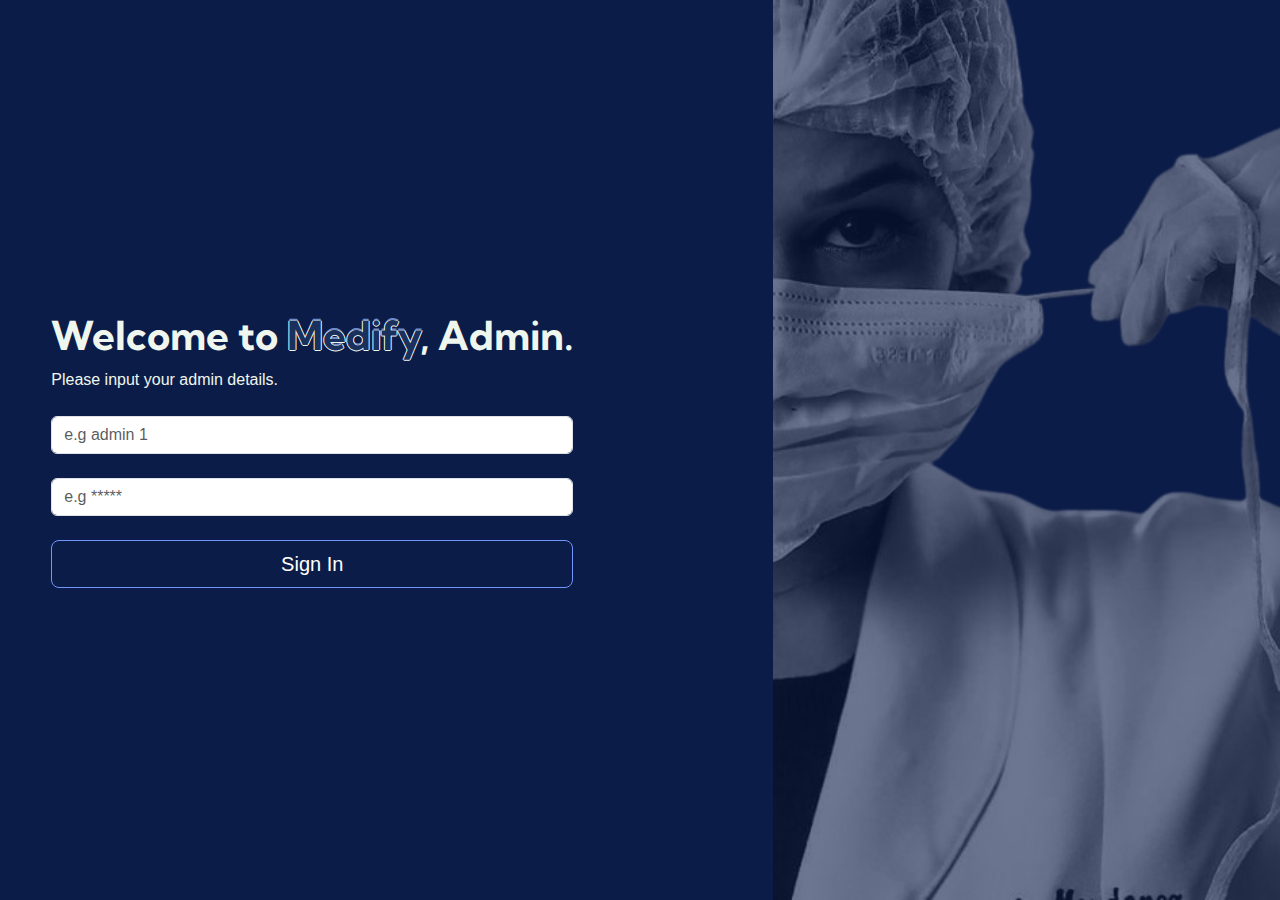
<file: admin-signin.html>
<!DOCTYPE html>
<html lang="en">
<head>
    <meta charset="UTF-8">
    <meta name="viewport" content="width=device-width, initial-scale=1.0">
    <title>Sign into Vendeta</title>
    <link rel="stylesheet" href="/wow/matthieua-WOW-07a2b50/css/libs/animate.css">
    <link href="/bootstrap-5.3.3-dist/css/bootstrap.min.css" rel="stylesheet">
    <link rel="stylesheet" href="dashboard.css">
</head>
<body style="background-color: #0c1c48;"> 
    <div class="form">
        <div>
            <h1 class="wow animate fadeInUp">Welcome to <span class="ven">Medify</span>, Admin.</h1>
            <p class="wow animate fadeInUp">Please input your admin details.</p>
            <form action="" class="mt-4 wow animate fadeInDown">
                <input type="text" class="form-control w-100 mb-4" placeholder="e.g admin 1">
                <input type="password" class="form-control w-100 mb-4" placeholder="e.g *****">
                <a href="/index.html" class="btn secondbtn w-100 text-white btn-lg">Sign In</a>
            </form>
        </div>
        <div class="image">
            <img src="/images/doc.png" alt="model">
        </div>
    </div>

    <script src="/wow/matthieua-WOW-07a2b50/dist/wow.min.js"></script>
    <script>
      new WOW().init()
    </script>
    <script src="/bootstrap-5.3.3-dist/js/bootstrap.bundle.min.js"></script>
</body>
</html>
</file>
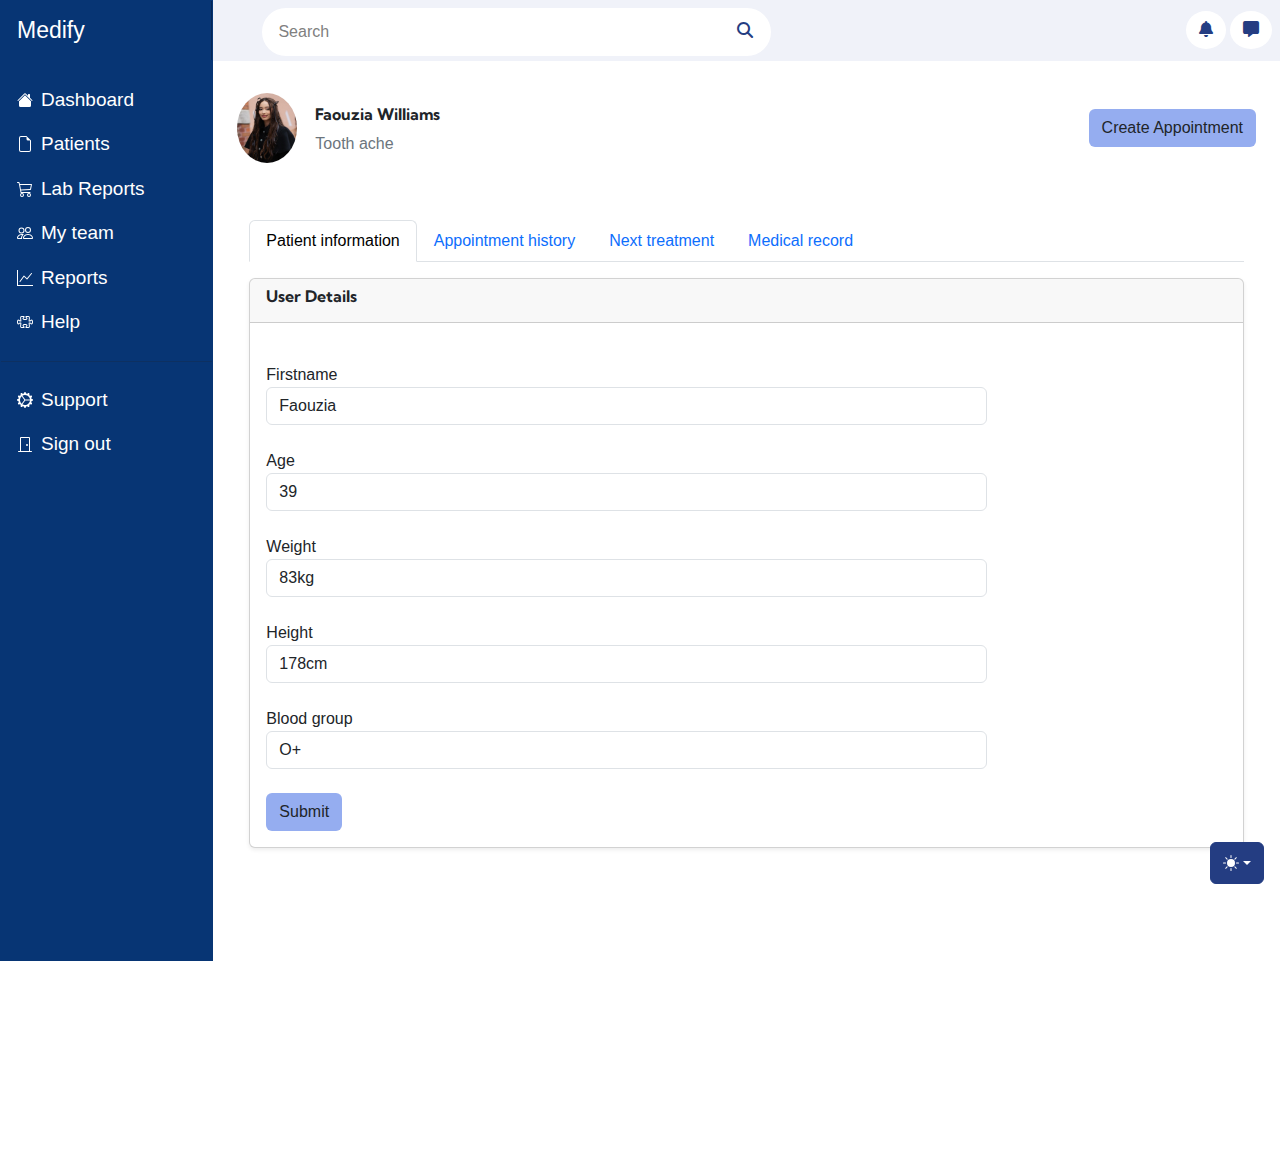
<file: health-personnel.html>
<!-- EFF6EE - mint cream, 9197AE - cool grey, 273043 - prussian blue -->
<!-- #F5054D - hotpink, #AB8993 - brown, #4F041A deep brown -->

<!DOCTYPE html>
<html lang="en" data-bs-theme="light">

<head>
  <meta http-equiv="Content-Type" content="text/html; charset=UTF-8">
  <script src="./color-modes.js.download"></script>

  <meta name="viewport" content="width=device-width, initial-scale=1">
  <title>Dashboard</title>

  <link rel="canonical" href="https://getbootstrap.com/docs/5.3/examples/dashboard/">
  <link rel="stylesheet" href="./css@3">
  <link href="./bootstrap-5.3.3-dist/css/bootstrap.min.css" rel="stylesheet">
  <link rel="stylesheet" href="/font-awesome/css/all.min.css">
  <link rel="stylesheet" href="/wow/matthieua-WOW-07a2b50/css/libs/animate.css">

  <style>
    .bd-placeholder-img {
      font-size: 1.125rem;
      text-anchor: middle;
      -webkit-user-select: none;
      -moz-user-select: none;
      user-select: none;
    }

    @media (min-width: 768px) {
      .bd-placeholder-img-lg {
        font-size: 3.5rem;
      }
    }

    .b-example-divider {
      width: 100%;
      height: 3rem;
      background-color: rgba(0, 0, 0, .1);
      border: solid rgba(0, 0, 0, .15);
      border-width: 1px 0;
      box-shadow: inset 0 .5em 1em rgba(0, 0, 0, .1), inset 0 .125em .5em rgba(0, 0, 0, .15);
    }

    .b-example-vr {
      flex-shrink: 0;
      width: 1.5rem;
      height: 100vh;
    }

    .bi {
      vertical-align: -.125em;
      fill: currentColor;
    }

    .nav-scroller {
      position: relative;
      z-index: 2;
      height: 2.75rem;
      overflow-y: hidden;
    }

    .nav-scroller .nav {
      display: flex;
      flex-wrap: nowrap;
      padding-bottom: 1rem;
      margin-top: -1px;
      overflow-x: auto;
      text-align: center;
      white-space: nowrap;
      -webkit-overflow-scrolling: touch;
    }

    .btn-bd-primary {
      --bd-violet-bg: #243D82;
      --bd-violet-rgb: 112.520718, 44.062154, 249.437846;
      --bs-btn-font-weight: 600;
      --bs-btn-color: var(--bs-white);
      --bs-btn-bg: var(--bd-violet-bg);
      --bs-btn-border-color: var(--bd-violet-bg);
      --bs-btn-hover-color: var(--bs-white);
      --bs-btn-hover-bg: #243D82;
      --bs-btn-hover-border-color: #243D82;
      --bs-btn-focus-shadow-rgb: var(--bd-violet-rgb);
      --bs-btn-active-color: var(--bs-btn-hover-color);
      --bs-btn-active-bg: #243D82;
      --bs-btn-active-border-color: #243D82;
    }

    .bd-mode-toggle {
      z-index: 1500;
    }

    .bd-mode-toggle .dropdown-menu .active .bi {
      display: block !important;
    }
  </style>


  <!-- Custom styles for this template -->
  <link href="/bootstrap-icons.min.css" rel="stylesheet">
  <!-- Custom styles for this template -->
  <link href="/dashboard.css" rel="stylesheet">
  <link rel="stylesheet" href="/User-dashboard.css">
  <link rel="stylesheet" href="/health-personnel.css">

</head>

<body>

  <div class="overlay wow animate slideIn"></div>

  <!-- SVG for dark theme and light theme -->
  <svg xmlns="http://www.w3.org/2000/svg" class="d-none">
    <symbol id="check2" viewBox="0 0 16 16">
      <path
        d="M13.854 3.646a.5.5 0 0 1 0 .708l-7 7a.5.5 0 0 1-.708 0l-3.5-3.5a.5.5 0 1 1 .708-.708L6.5 10.293l6.646-6.647a.5.5 0 0 1 .708 0z">
      </path>
    </symbol>
    <symbol id="circle-half" viewBox="0 0 16 16">
      <path d="M8 15A7 7 0 1 0 8 1v14zm0 1A8 8 0 1 1 8 0a8 8 0 0 1 0 16z"></path>
    </symbol>
    <symbol id="moon-stars-fill" viewBox="0 0 16 16">
      <path
        d="M6 .278a.768.768 0 0 1 .08.858 7.208 7.208 0 0 0-.878 3.46c0 4.021 3.278 7.277 7.318 7.277.527 0 1.04-.055 1.533-.16a.787.787 0 0 1 .81.316.733.733 0 0 1-.031.893A8.349 8.349 0 0 1 8.344 16C3.734 16 0 12.286 0 7.71 0 4.266 2.114 1.312 5.124.06A.752.752 0 0 1 6 .278z">
      </path>
      <path
        d="M10.794 3.148a.217.217 0 0 1 .412 0l.387 1.162c.173.518.579.924 1.097 1.097l1.162.387a.217.217 0 0 1 0 .412l-1.162.387a1.734 1.734 0 0 0-1.097 1.097l-.387 1.162a.217.217 0 0 1-.412 0l-.387-1.162A1.734 1.734 0 0 0 9.31 6.593l-1.162-.387a.217.217 0 0 1 0-.412l1.162-.387a1.734 1.734 0 0 0 1.097-1.097l.387-1.162zM13.863.099a.145.145 0 0 1 .274 0l.258.774c.115.346.386.617.732.732l.774.258a.145.145 0 0 1 0 .274l-.774.258a1.156 1.156 0 0 0-.732.732l-.258.774a.145.145 0 0 1-.274 0l-.258-.774a1.156 1.156 0 0 0-.732-.732l-.774-.258a.145.145 0 0 1 0-.274l.774-.258c.346-.115.617-.386.732-.732L13.863.1z">
      </path>
    </symbol>
    <symbol id="sun-fill" viewBox="0 0 16 16">
      <path
        d="M8 12a4 4 0 1 0 0-8 4 4 0 0 0 0 8zM8 0a.5.5 0 0 1 .5.5v2a.5.5 0 0 1-1 0v-2A.5.5 0 0 1 8 0zm0 13a.5.5 0 0 1 .5.5v2a.5.5 0 0 1-1 0v-2A.5.5 0 0 1 8 13zm8-5a.5.5 0 0 1-.5.5h-2a.5.5 0 0 1 0-1h2a.5.5 0 0 1 .5.5zM3 8a.5.5 0 0 1-.5.5h-2a.5.5 0 0 1 0-1h2A.5.5 0 0 1 3 8zm10.657-5.657a.5.5 0 0 1 0 .707l-1.414 1.415a.5.5 0 1 1-.707-.708l1.414-1.414a.5.5 0 0 1 .707 0zm-9.193 9.193a.5.5 0 0 1 0 .707L3.05 13.657a.5.5 0 0 1-.707-.707l1.414-1.414a.5.5 0 0 1 .707 0zm9.193 2.121a.5.5 0 0 1-.707 0l-1.414-1.414a.5.5 0 0 1 .707-.707l1.414 1.414a.5.5 0 0 1 0 .707zM4.464 4.465a.5.5 0 0 1-.707 0L2.343 3.05a.5.5 0 1 1 .707-.707l1.414 1.414a.5.5 0 0 1 0 .708z">
      </path>
    </symbol>
  </svg>

  <!-- Toggle between light and dark mode -->
  <div class="dropdown position-fixed bottom-0 end-0 mb-3 me-3 bd-mode-toggle">
    <button class="btn btn-bd-primary py-2 dropdown-toggle d-flex align-items-center" id="bd-theme" type="button"
      aria-expanded="false" data-bs-toggle="dropdown" aria-label="Toggle theme (dark)">
      <svg class="bi my-1 theme-icon-active" width="1em" height="1em">
        <use href="#moon-stars-fill"></use>
      </svg>
      <span class="visually-hidden" id="bd-theme-text">Toggle theme</span>
    </button>
    <ul class="dropdown-menu dropdown-menu-end shadow" aria-labelledby="bd-theme-text">
      <li>
        <button type="button" class="dropdown-item d-flex align-items-center" data-bs-theme-value="light"
          aria-pressed="false">
          <svg class="bi me-2 opacity-50" width="1em" height="1em">
            <use href="#sun-fill"></use>
          </svg>
          Light
          <svg class="bi ms-auto d-none" width="1em" height="1em">
            <use href="#check2"></use>
          </svg>
        </button>
      </li>
      <li>
        <button type="button" class="dropdown-item d-flex align-items-center active" data-bs-theme-value="dark"
          aria-pressed="true">
          <svg class="bi me-2 opacity-50" width="1em" height="1em">
            <use href="#moon-stars-fill"></use>
          </svg>
          Dark
          <svg class="bi ms-auto d-none" width="1em" height="1em">
            <use href="#check2"></use>
          </svg>
        </button>
      </li>
      <li>
        <button type="button" class="dropdown-item d-flex align-items-center" data-bs-theme-value="auto"
          aria-pressed="false">
          <svg class="bi me-2 opacity-50" width="1em" height="1em">
            <use href="#circle-half"></use>
          </svg>
          Auto
          <svg class="bi ms-auto d-none" width="1em" height="1em">
            <use href="#check2"></use>
          </svg>
        </button>
      </li>
    </ul>
  </div>


  <!-- svg for icons on the sidebar -->
  <svg xmlns="http://www.w3.org/2000/svg" class="d-none">
    <!-- calendar icon -->
    <symbol id="calendar3" viewBox="0 0 16 16">
      <path
        d="M14 0H2a2 2 0 0 0-2 2v12a2 2 0 0 0 2 2h12a2 2 0 0 0 2-2V2a2 2 0 0 0-2-2zM1 3.857C1 3.384 1.448 3 2 3h12c.552 0 1 .384 1 .857v10.286c0 .473-.448.857-1 .857H2c-.552 0-1-.384-1-.857V3.857z">
      </path>
      <path
        d="M6.5 7a1 1 0 1 0 0-2 1 1 0 0 0 0 2zm3 0a1 1 0 1 0 0-2 1 1 0 0 0 0 2zm3 0a1 1 0 1 0 0-2 1 1 0 0 0 0 2zm-9 3a1 1 0 1 0 0-2 1 1 0 0 0 0 2zm3 0a1 1 0 1 0 0-2 1 1 0 0 0 0 2zm3 0a1 1 0 1 0 0-2 1 1 0 0 0 0 2zm3 0a1 1 0 1 0 0-2 1 1 0 0 0 0 2zm-9 3a1 1 0 1 0 0-2 1 1 0 0 0 0 2zm3 0a1 1 0 1 0 0-2 1 1 0 0 0 0 2zm3 0a1 1 0 1 0 0-2 1 1 0 0 0 0 2z">
      </path>
    </symbol>
    <!-- cart icon -->
    <symbol id="cart" viewBox="0 0 16 16">
      <path
        d="M0 1.5A.5.5 0 0 1 .5 1H2a.5.5 0 0 1 .485.379L2.89 3H14.5a.5.5 0 0 1 .49.598l-1 5a.5.5 0 0 1-.465.401l-9.397.472L4.415 11H13a.5.5 0 0 1 0 1H4a.5.5 0 0 1-.491-.408L2.01 3.607 1.61 2H.5a.5.5 0 0 1-.5-.5zM3.102 4l.84 4.479 9.144-.459L13.89 4H3.102zM5 12a2 2 0 1 0 0 4 2 2 0 0 0 0-4zm7 0a2 2 0 1 0 0 4 2 2 0 0 0 0-4zm-7 1a1 1 0 1 1 0 2 1 1 0 0 1 0-2zm7 0a1 1 0 1 1 0 2 1 1 0 0 1 0-2z">
      </path>
    </symbol>
    <symbol id="chevron-right" viewBox="0 0 16 16">
      <path fill-rule="evenodd"
        d="M4.646 1.646a.5.5 0 0 1 .708 0l6 6a.5.5 0 0 1 0 .708l-6 6a.5.5 0 0 1-.708-.708L10.293 8 4.646 2.354a.5.5 0 0 1 0-.708z">
      </path>
    </symbol>
    <symbol id="door-closed" viewBox="0 0 16 16">
      <path d="M3 2a1 1 0 0 1 1-1h8a1 1 0 0 1 1 1v13h1.5a.5.5 0 0 1 0 1h-13a.5.5 0 0 1 0-1H3V2zm1 13h8V2H4v13z"></path>
      <path d="M9 9a1 1 0 1 0 2 0 1 1 0 0 0-2 0z"></path>
    </symbol>
    <symbol id="file-earmark" viewBox="0 0 16 16">
      <path
        d="M14 4.5V14a2 2 0 0 1-2 2H4a2 2 0 0 1-2-2V2a2 2 0 0 1 2-2h5.5L14 4.5zm-3 0A1.5 1.5 0 0 1 9.5 3V1H4a1 1 0 0 0-1 1v12a1 1 0 0 0 1 1h8a1 1 0 0 0 1-1V4.5h-2z">
      </path>
    </symbol>
    <symbol id="file-earmark-text" viewBox="0 0 16 16">
      <path
        d="M5.5 7a.5.5 0 0 0 0 1h5a.5.5 0 0 0 0-1h-5zM5 9.5a.5.5 0 0 1 .5-.5h5a.5.5 0 0 1 0 1h-5a.5.5 0 0 1-.5-.5zm0 2a.5.5 0 0 1 .5-.5h2a.5.5 0 0 1 0 1h-2a.5.5 0 0 1-.5-.5z">
      </path>
      <path
        d="M9.5 0H4a2 2 0 0 0-2 2v12a2 2 0 0 0 2 2h8a2 2 0 0 0 2-2V4.5L9.5 0zm0 1v2A1.5 1.5 0 0 0 11 4.5h2V14a1 1 0 0 1-1 1H4a1 1 0 0 1-1-1V2a1 1 0 0 1 1-1h5.5z">
      </path>
    </symbol>
    <symbol id="gear-wide-connected" viewBox="0 0 16 16">
      <path
        d="M7.068.727c.243-.97 1.62-.97 1.864 0l.071.286a.96.96 0 0 0 1.622.434l.205-.211c.695-.719 1.888-.03 1.613.931l-.08.284a.96.96 0 0 0 1.187 1.187l.283-.081c.96-.275 1.65.918.931 1.613l-.211.205a.96.96 0 0 0 .434 1.622l.286.071c.97.243.97 1.62 0 1.864l-.286.071a.96.96 0 0 0-.434 1.622l.211.205c.719.695.03 1.888-.931 1.613l-.284-.08a.96.96 0 0 0-1.187 1.187l.081.283c.275.96-.918 1.65-1.613.931l-.205-.211a.96.96 0 0 0-1.622.434l-.071.286c-.243.97-1.62.97-1.864 0l-.071-.286a.96.96 0 0 0-1.622-.434l-.205.211c-.695.719-1.888.03-1.613-.931l.08-.284a.96.96 0 0 0-1.186-1.187l-.284.081c-.96.275-1.65-.918-.931-1.613l.211-.205a.96.96 0 0 0-.434-1.622l-.286-.071c-.97-.243-.97-1.62 0-1.864l.286-.071a.96.96 0 0 0 .434-1.622l-.211-.205c-.719-.695-.03-1.888.931-1.613l.284.08a.96.96 0 0 0 1.187-1.186l-.081-.284c-.275-.96.918-1.65 1.613-.931l.205.211a.96.96 0 0 0 1.622-.434l.071-.286zM12.973 8.5H8.25l-2.834 3.779A4.998 4.998 0 0 0 12.973 8.5zm0-1a4.998 4.998 0 0 0-7.557-3.779l2.834 3.78h4.723zM5.048 3.967c-.03.021-.058.043-.087.065l.087-.065zm-.431.355A4.984 4.984 0 0 0 3.002 8c0 1.455.622 2.765 1.615 3.678L7.375 8 4.617 4.322zm.344 7.646.087.065-.087-.065z">
      </path>
    </symbol>
    <symbol id="graph-up" viewBox="0 0 16 16">
      <path fill-rule="evenodd"
        d="M0 0h1v15h15v1H0V0Zm14.817 3.113a.5.5 0 0 1 .07.704l-4.5 5.5a.5.5 0 0 1-.74.037L7.06 6.767l-3.656 5.027a.5.5 0 0 1-.808-.588l4-5.5a.5.5 0 0 1 .758-.06l2.609 2.61 4.15-5.073a.5.5 0 0 1 .704-.07Z">
      </path>
    </symbol>
    <symbol id="house-fill" viewBox="0 0 16 16">
      <path
        d="M8.707 1.5a1 1 0 0 0-1.414 0L.646 8.146a.5.5 0 0 0 .708.708L8 2.207l6.646 6.647a.5.5 0 0 0 .708-.708L13 5.793V2.5a.5.5 0 0 0-.5-.5h-1a.5.5 0 0 0-.5.5v1.293L8.707 1.5Z">
      </path>
      <path d="m8 3.293 6 6V13.5a1.5 1.5 0 0 1-1.5 1.5h-9A1.5 1.5 0 0 1 2 13.5V9.293l6-6Z"></path>
    </symbol>
    <symbol id="list" viewBox="0 0 16 16">
      <path fill-rule="evenodd"
        d="M2.5 12a.5.5 0 0 1 .5-.5h10a.5.5 0 0 1 0 1H3a.5.5 0 0 1-.5-.5zm0-4a.5.5 0 0 1 .5-.5h10a.5.5 0 0 1 0 1H3a.5.5 0 0 1-.5-.5zm0-4a.5.5 0 0 1 .5-.5h10a.5.5 0 0 1 0 1H3a.5.5 0 0 1-.5-.5z">
      </path>
    </symbol>
    <symbol id="people" viewBox="0 0 16 16">
      <path
        d="M15 14s1 0 1-1-1-4-5-4-5 3-5 4 1 1 1 1h8Zm-7.978-1A.261.261 0 0 1 7 12.996c.001-.264.167-1.03.76-1.72C8.312 10.629 9.282 10 11 10c1.717 0 2.687.63 3.24 1.276.593.69.758 1.457.76 1.72l-.008.002a.274.274 0 0 1-.014.002H7.022ZM11 7a2 2 0 1 0 0-4 2 2 0 0 0 0 4Zm3-2a3 3 0 1 1-6 0 3 3 0 0 1 6 0ZM6.936 9.28a5.88 5.88 0 0 0-1.23-.247A7.35 7.35 0 0 0 5 9c-4 0-5 3-5 4 0 .667.333 1 1 1h4.216A2.238 2.238 0 0 1 5 13c0-1.01.377-2.042 1.09-2.904.243-.294.526-.569.846-.816ZM4.92 10A5.493 5.493 0 0 0 4 13H1c0-.26.164-1.03.76-1.724.545-.636 1.492-1.256 3.16-1.275ZM1.5 5.5a3 3 0 1 1 6 0 3 3 0 0 1-6 0Zm3-2a2 2 0 1 0 0 4 2 2 0 0 0 0-4Z">
      </path>
    </symbol>
    <symbol id="plus-circle" viewBox="0 0 16 16">
      <path d="M8 15A7 7 0 1 1 8 1a7 7 0 0 1 0 14zm0 1A8 8 0 1 0 8 0a8 8 0 0 0 0 16z"></path>
      <path d="M8 4a.5.5 0 0 1 .5.5v3h3a.5.5 0 0 1 0 1h-3v3a.5.5 0 0 1-1 0v-3h-3a.5.5 0 0 1 0-1h3v-3A.5.5 0 0 1 8 4z">
      </path>
    </symbol>
    <symbol id="puzzle" viewBox="0 0 16 16">
      <path
        d="M3.112 3.645A1.5 1.5 0 0 1 4.605 2H7a.5.5 0 0 1 .5.5v.382c0 .696-.497 1.182-.872 1.469a.459.459 0 0 0-.115.118.113.113 0 0 0-.012.025L6.5 4.5v.003l.003.01c.004.01.014.028.036.053a.86.86 0 0 0 .27.194C7.09 4.9 7.51 5 8 5c.492 0 .912-.1 1.19-.24a.86.86 0 0 0 .271-.194.213.213 0 0 0 .039-.063v-.009a.112.112 0 0 0-.012-.025.459.459 0 0 0-.115-.118c-.375-.287-.872-.773-.872-1.469V2.5A.5.5 0 0 1 9 2h2.395a1.5 1.5 0 0 1 1.493 1.645L12.645 6.5h.237c.195 0 .42-.147.675-.48.21-.274.528-.52.943-.52.568 0 .947.447 1.154.862C15.877 6.807 16 7.387 16 8s-.123 1.193-.346 1.638c-.207.415-.586.862-1.154.862-.415 0-.733-.246-.943-.52-.255-.333-.48-.48-.675-.48h-.237l.243 2.855A1.5 1.5 0 0 1 11.395 14H9a.5.5 0 0 1-.5-.5v-.382c0-.696.497-1.182.872-1.469a.459.459 0 0 0 .115-.118.113.113 0 0 0 .012-.025L9.5 11.5v-.003a.214.214 0 0 0-.039-.064.859.859 0 0 0-.27-.193C8.91 11.1 8.49 11 8 11c-.491 0-.912.1-1.19.24a.859.859 0 0 0-.271.194.214.214 0 0 0-.039.063v.003l.001.006a.113.113 0 0 0 .012.025c.016.027.05.068.115.118.375.287.872.773.872 1.469v.382a.5.5 0 0 1-.5.5H4.605a1.5 1.5 0 0 1-1.493-1.645L3.356 9.5h-.238c-.195 0-.42.147-.675.48-.21.274-.528.52-.943.52-.568 0-.947-.447-1.154-.862C.123 9.193 0 8.613 0 8s.123-1.193.346-1.638C.553 5.947.932 5.5 1.5 5.5c.415 0 .733.246.943.52.255.333.48.48.675.48h.238l-.244-2.855zM4.605 3a.5.5 0 0 0-.498.55l.001.007.29 3.4A.5.5 0 0 1 3.9 7.5h-.782c-.696 0-1.182-.497-1.469-.872a.459.459 0 0 0-.118-.115.112.112 0 0 0-.025-.012L1.5 6.5h-.003a.213.213 0 0 0-.064.039.86.86 0 0 0-.193.27C1.1 7.09 1 7.51 1 8c0 .491.1.912.24 1.19.07.14.14.225.194.271a.213.213 0 0 0 .063.039H1.5l.006-.001a.112.112 0 0 0 .025-.012.459.459 0 0 0 .118-.115c.287-.375.773-.872 1.469-.872H3.9a.5.5 0 0 1 .498.542l-.29 3.408a.5.5 0 0 0 .497.55h1.878c-.048-.166-.195-.352-.463-.557-.274-.21-.52-.528-.52-.943 0-.568.447-.947.862-1.154C6.807 10.123 7.387 10 8 10s1.193.123 1.638.346c.415.207.862.586.862 1.154 0 .415-.246.733-.52.943-.268.205-.415.39-.463.557h1.878a.5.5 0 0 0 .498-.55l-.001-.007-.29-3.4A.5.5 0 0 1 12.1 8.5h.782c.696 0 1.182.497 1.469.872.05.065.091.099.118.115.013.008.021.01.025.012a.02.02 0 0 0 .006.001h.003a.214.214 0 0 0 .064-.039.86.86 0 0 0 .193-.27c.14-.28.24-.7.24-1.191 0-.492-.1-.912-.24-1.19a.86.86 0 0 0-.194-.271.215.215 0 0 0-.063-.039H14.5l-.006.001a.113.113 0 0 0-.025.012.459.459 0 0 0-.118.115c-.287.375-.773.872-1.469.872H12.1a.5.5 0 0 1-.498-.543l.29-3.407a.5.5 0 0 0-.497-.55H9.517c.048.166.195.352.463.557.274.21.52.528.52.943 0 .568-.447.947-.862 1.154C9.193 5.877 8.613 6 8 6s-1.193-.123-1.638-.346C5.947 5.447 5.5 5.068 5.5 4.5c0-.415.246-.733.52-.943.268-.205.415-.39.463-.557H4.605z">
      </path>
    </symbol>
    <symbol id="search" viewBox="0 0 16 16">
      <path
        d="M11.742 10.344a6.5 6.5 0 1 0-1.397 1.398h-.001c.03.04.062.078.098.115l3.85 3.85a1 1 0 0 0 1.415-1.414l-3.85-3.85a1.007 1.007 0 0 0-.115-.1zM12 6.5a5.5 5.5 0 1 1-11 0 5.5 5.5 0 0 1 11 0z">
      </path>
    </symbol>
  </svg>

  <!-- Headers -->
  <header class="navbar header flex-md-nowrap p-0 sticky-top" data-bs-theme="dark">
    <a class="navbar-brand col-md-3 col-lg-2 me-0 px-3 fs-6 text-white">Medify</a>

    <div class="d-flex header-content flex-wrap flex-md-nowrap align-items-center">
      <!-- <h4 class="h4 page-tag">Dashboard</h4> -->
      <input type="text" class="form-control w-50 rounded-pill text-dark search mt-2 mb-1" placeholder="Search"
        style="background-color: white; border: none; color: black;">
      <i class="fa fa-search"></i>
      <div class="contact" style="width: 10%; text-align: center;">
        <button class="btn rounded-circle" style="background-color: white">
          <i class="fa fa-bell" style="color: #243D82;"></i></button>
        <button class="btn rounded-circle" style="background-color: white">
          <i class="fa fa-message" style="color: #243D82;"></i>
        </button>
      </div>
    </div>
  </header>

  <!-- Dashboard components -->
  <div class="container-fluid">
    <div class="row">
      <div class="sidebar border-right col-md-3 col-lg-2 p-0">
        <div class="offcanvas-md offcanvas-end " tabindex="-1" id="sidebarMenu" aria-labelledby="sidebarMenuLabel">

          <div class="offcanvas-header text-center">
            <h5 class="offcanvas-title" id="sidebarMenuLabel">Medify</h5>
            <button type="button" class="btn-close" data-bs-dismiss="offcanvas" data-target="#sidebarMenu"
              aria-label="Close"></button>
          </div>

          <!-- side nav-->
          <div class="offcanvas-body d-md-flex flex-column p-0 pt-lg-3 overflow-y-auto">
            <ul class="nav flex-column">
              <li class="nav-item">
                <a class="nav-link d-flex align-items-center gap-2 active" aria-current="page" data-target="dashboard"
                  href="#">
                  <svg class="bi">
                    <use xlink:href="#house-fill"></use>
                  </svg>
                  Dashboard
                </a>
              </li>
              <li class="nav-item">
                <a class="nav-link d-flex align-items-center gap-2" href="#" data-target="Reservation">
                  <svg class="bi">
                    <use xlink:href="#file-earmark"></use>
                  </svg>
                  Patients
                </a>
              </li>
              <li class="nav-item">
                <a class="nav-link d-flex align-items-center gap-2" href="#" data-target="Treatments">
                  <svg class="bi">
                    <use xlink:href="#cart"></use>
                  </svg>
                  Lab Reports
                </a>
              </li>
              <li class="nav-item">
                <a class="nav-link d-flex align-items-center gap-2" href="#" data-target="staff-list">
                  <svg class="bi">
                    <use xlink:href="#people"></use>
                  </svg>
                  My team
                </a>
              </li>
              <li class="nav-item">
                <a class="nav-link d-flex align-items-center gap-2" href="#" data-target="Accounts">
                  <svg class="bi">
                    <use xlink:href="#graph-up"></use>
                  </svg>
                  Reports
                </a>
              </li>
              <li class="nav-item">
                <a class="nav-link d-flex align-items-center gap-2" href="#" data-target="Sales">
                  <svg class="bi">
                    <use xlink:href="#puzzle"></use>
                  </svg>
                  Help
                </a>
              </li>
            </ul>

            <hr class="my-3">

            <ul class="nav flex-column mb-auto">
              <li class="nav-item">
                <a class="nav-link d-flex align-items-center gap-2" href="#" data-target="Settings">
                  <svg class="bi">
                    <use xlink:href="#gear-wide-connected"></use>
                  </svg>
                  Support
                </a>
              </li>
              <li class="nav-item">
                <a class="nav-link d-flex align-items-center gap-2" href="#" data-target="Sign out">
                  <svg class="bi">
                    <use xlink:href="#door-closed"></use>
                  </svg>
                  Sign out
                </a>
              </li>
            </ul>
          </div>
        </div>
      </div>


      <main class="ms-sm-auto col-lg-10 col-md-12 col-sm-12 px-md-4">
        <div class="profile d-flex gap-2 mt-4 justify-content-between align-items-center">
          <div class="details d-flex w-50 align-items-center">
            <img src="/images/faouzia 5.jpg" id="patient-img">
            <div>
              <h6>Faouzia Williams</h6>
              <p class="text-secondary">Tooth ache</p>
            </div>
          </div>
          <button class="btn first h-25">Create Appointment</button>
        </div>
        <div class="container mt-5">
          <ul class="nav nav-tabs">
            <li class="nav-item">
              <a class="nav-link active" data-bs-toggle="tab" href="#Patient-information">Patient information</a>
            </li>
            <li class="nav-item">
              <a class="nav-link" data-bs-toggle="tab" href="#Appointment-history">Appointment history</a>
            </li>
            <li class="nav-item">
              <a class="nav-link" data-bs-toggle="tab" href="#Next-treatment">Next treatment</a>
            </li>
            <li class="nav-item">
              <a class="nav-link" data-bs-toggle="tab" href="#Medical-record">Medical record</a>
            </li>
          </ul>

          <div class="tab-content mt-3">
            <div id="Next-treatment" class="tab-pane fade">
              <div class="row">
                <div class="col-lg-12">
                  <div class="card shadow-sm">
                    <div class="card-header text-dark">
                      <h6 class="mb-0">Next Treatment</h6>
                    </div>
                    <div class="card-body">
                      <div class="d-flex align-items-center">
                        <img src="/images/front-view-doctor-wearing-white-coat.png" alt="Doctor"
                          class="rounded-circle me-3" width="60" height="60">
                        <div>
                          <h6 class="mb-1">Dr. Alex Johnson</h6>
                          <p class="text-muted mb-0">Orthopedic Specialist</p>
                        </div>
                      </div>
                      <hr>
                      <div class="mt-3">
                        <p><strong>Date:</strong> 15 Jan 2025</p>
                        <p><strong>Time:</strong> 10:00 AM</p>
                        <p><strong>Location:</strong> MedStar Clinic, Room 205</p>
                      </div>
                      <button class="btn w-100 text-white" style="background-color: #243D82;"> View Details</button>
                    </div>
                  </div>
                </div>
              </div>
            </div>

            <div id="Medical-record" class="tab-pane fade">
              <div class="row">
                <div class="col-lg-12">
                  <div class="card shadow-sm">
                    <div class="card-header">
                      <h6 class="mb-0">Medical Record</h6>
                    </div>
                    <div class="card-body">
                      <div class="mb-3">
                        <h6>Allergies:</h6>
                        <p class="text-muted">Peanuts, Penicillin</p>
                      </div>
                      <div class="mb-3">
                        <h6>Chronic Conditions:</h6>
                        <p class="text-muted">Hypertension, Asthma</p>
                      </div>
                      <div class="mb-3">
                        <h6>Medications:</h6>
                        <p class="text-muted">Losartan 50mg, Ventolin Inhaler</p>
                      </div>
                      <button class="btn w-100 text-white" style="background-color: #243D82;">Download Full
                        Record</button>
                    </div>
                  </div>
                </div>
              </div>
            </div>

            <div id="Patient-information" class="tab-pane fade show active">
              <div class="card shadow-sm">
                <div class="card-header">
                  <h6>User Details</h6>
                </div>
                <div class="card-body">
                  <form action="" class="mt-4 w-75">
                    <label for="name">Firstname</label>
                    <input type="text" class="form-control mb-4" placeholder="e.g John" value="Faouzia" required>
                    <label for="age">Age</label>
                    <input type="number" class="form-control mb-4" placeholder="e.g 39yrs" value="39" required>
                    <label for="Weight">Weight</label>
                    <input type="text" class="form-control mb-4" placeholder="e.g 83kg" value="83kg" required>
                    <label for="height">Height</label>
                    <input type="text" class="form-control mb-4" placeholder="e.g 178cm" value="178cm" required>
                    <label for="Bo">Blood group</label>
                    <input type="text" class="form-control mb-4" placeholder="e.g O-" value="O+" required>
                    <button class="btn first btn-md">Submit</button>
                </form>
                </div>
              </div>
            </div>

          </div>

          <div id="Appointment-history" class="tab-pane fade">
            <div class="row">
              <!-- Appointment History Section -->
              <div class="col-lg-12">
                <div class="card shadow-sm">
                  <div class="card-header">
                    <h6 class="mb-0">Appointment History</h6>
                  </div>
                  <div class="card-body">
                    <ul class="list-group">
                      <li class="list-group-item d-flex justify-content-between align-items-center">
                        <div>
                          <p class="fw-bold">12 Dec 2024</p>
                          <p class="mb-0 text-muted">Dentist - Cleaning</p>
                        </div>
                        <span class="badge bg-success">Completed</span>
                      </li>
                      <li class="list-group-item d-flex justify-content-between align-items-center">
                        <div>
                          <p class="fw-bold">20 Nov 2024</p>
                          <p class="mb-0 text-muted">Cardiologist - Consultation</p>
                        </div>
                        <span class="badge bg-success">Completed</span>
                      </li>
                      <li class="list-group-item d-flex justify-content-between align-items-center">
                        <div>
                          <p class="fw-bold">15 Oct 2024</p>
                          <p class="mb-0 text-muted">General Practitioner - Check-up</p>
                        </div>
                        <span class="badge bg-danger">Missed</span>
                      </li>
                    </ul>
                  </div>
                </div>
              </div>
            </div>
          </div>

        </div>
      </main>

      <!-- dashboard share, export and calendar -->
      <!-- <div class="dashboard ms-sm-auto col-lg-10 col-md-12 col-sm-12 px-md-4 border-primary active">

        <div class="title ps-4 d-flex justify-content-between mb-2" style="width: 65%">
          <h3>Dashboard</h3>
          <p class="country"><i class="fa fa-calendar"></i>11 April 2023</p>
        </div>
        <div class="row container-fluid"> -->
      <!-- start -->
      <!-- <div class="col-lg-8 rounded me-4 finish mb-5" style="background-color: white;">
            <div class="row items">
              <div class="col-lg-6 shadow-sm first">
                <i class="fa fa-users myicons"></i>
                <h5>Patients</h5>
                <span class="">3,400</span>
              </div>
              <div class="col-lg-6 shadow-sm second text-white">
                <i class="fa fa-file myicons"></i>
                <h5>Lab Reports</h5>
                <span class="">453</span>
              </div>
              <div class="col-lg-6 shadow-sm second">
                <i class="fa fa-bolt-lightning myicons" style="color: red;"></i>
                <h5>Urgent</h5>
                <span class="">10</span>
              </div>
              <div class="col-lg-6 shadow-sm first">
                <i class="fa fa-user-doctor myicons"></i>
                <h5>Surgeries</h5>
                <span class="">110</span>
              </div>
            </div>


            <table class="table table-hover mt-4 mb-5 mt-5">
              <thead>
                <th>Patient ID</th>
                <th>Patient name</th>
                <th>Patient Disease</th>
                <th></th>
              </thead>
              <tbody>
                <tr>
                  <td>#A-123011</td>
                  <td>john@example.com</td>
                  <td>Malaria</td>
                  <td><button class="btn btn-dark btn-sm">View</button></td>
                </tr>
                <tr>
                  <td>#A-123011</td>
                  <td>mary@example.com</td>
                  <td>Aching tooth</td>
                  <td><button class="btn first btn-sm">View</button></td>
                </tr>
                <tr>
                  <td>#A-123011</td>
                  <td>july@example.com</td>
                  <td>Fever</td>
                  <td><button class="btn btn-dark btn-sm">View</button></td>
                </tr>
              </tbody>
            </table>
          </div> -->
      <!-- finish -->

      <!-- start -->

      <!-- <div class="col-lg-4 col-md-12 patient-data rounded row border-warning">
            <div class="patient-details -sm text-center">
              <img src="/images/medium-shot-smiley-doctor-with-coat.png" alt="patient"
                style="width: 80px; height: 85px;border-radius: 100%; background-color: #243D82;" class="mb-3 border">
              <h6>Dr. Alex Joe</h6>
              <p class="country">Dentist</p>
              <table class="table table-borderless">
                <thead>
                  <tr>
                    <th>Experience</th>
                    <th>Reviews</th>
                    <th>Total Patients</th>
                  </tr>
                </thead>
                <tbody>
                  <tr>
                    <td>5</td>
                    <td>833</td>
                    <td>6,089</td>
                  </tr>
                </tbody>
              </table>
            </div>

            <div class="patient-details mt-3 -sm">
              <div class="location row">
                <img src="/images/patient.webp" alt="patient" class="rounded-pill" style="width: 90px; height: 70px;"
                  class="col-lg-4">
                <div class="loc-details col-lg-8 mb-5">
                  <h6>MediCare Health center</h6>
                  <p class="country"><i class="fa fa-location-pin"></i> 11 Hugh street, U.S</p>
                  <hr>
                </div>
                <div class="doctor-tab">
                  <div class="location row">
                    <div class="loc-details col-lg-8">
                      <h6>Faouzia Williams</h6>
                      <p class="country">Dental ache</p>
                    </div>
                    <img src="/images/my love.jpg" alt="patient" style="width: 85px; height: 60px;border-radius:  100%;"
                      class="mb-3">
                    <h6 style="color: #243D82;">Scheduled Appointment</h6>
                    <table class="table table-borderless">
                      <thead>
                        <tr>
                          <th>Date</th>
                          <th>Time</th>
                        </tr>
                      </thead>
                      <tbody>
                        <tr>
                          <td>26-07-20</td>
                          <td>10:30am</td>
                        </tr>
                      </tbody>
                    </table>
                  </div>
                </div>
              </div>
            </div> -->



      <!-- </div> -->
      <!-- finish -->

      <!-- <div class="dashboard ms-sm-auto col-lg-10 col-md-12 col-sm-12 px-md-4 border-primary">
        <h5>All patients</h5>
        <table class="table table-hover mt-4 mb-5">
          <thead>
            <th>Patient name</th>
            <th>Illness</th>
            <th>Action</th>
          </thead>
          <tbody>
            <tr>
              <td>john@example.com</td>
              <td>Malaria</td>
              <td><button class="btn btn-dark btn-sm">Details</button></td>
            </tr>
            <tr>
              <td>mary@example.com</td>
              <td>Aching tooth</td>
              <td><button class="btn first btn-sm">Details</button></td>
            </tr>
            <tr>
              <td>july@example.com</td>
              <td>Fever</td>
              <td><button class="btn btn-dark btn-sm">Details</button></td>
            </tr>
            <tr>
              <td>john@example.com</td>
              <td>Malaria</td>
              <td><button class="btn btn-dark btn-sm">Details</button></td>
            </tr>
            <tr>
              <td>mary@example.com</td>
              <td>Aching tooth</td>
              <td><button class="btn first btn-sm">Details</button></td>
            </tr>
            <tr>
              <td>july@example.com</td>
              <td>Fever</td>
              <td><button class="btn btn-dark btn-sm">Details</button></td>
            </tr>
          </tbody>
        </table>
      </div> -->

   
    </div>
  </div>
  </div>


  </div>
  </div>
  <script src="/wow/matthieua-WOW-07a2b50/dist/wow.min.js"></script>
  <script>
    new WOW().init()
  </script>
  <script src="/bootstrap-5.3.3-dist/js/bootstrap.bundle.min.js"></script>
  <script src="/chart.umd.js.download"></script>
  <script src="/dashboard.js.download"></script>
  <!-- <script src="/index.js"></script> -->
</body>

</html>
</file>
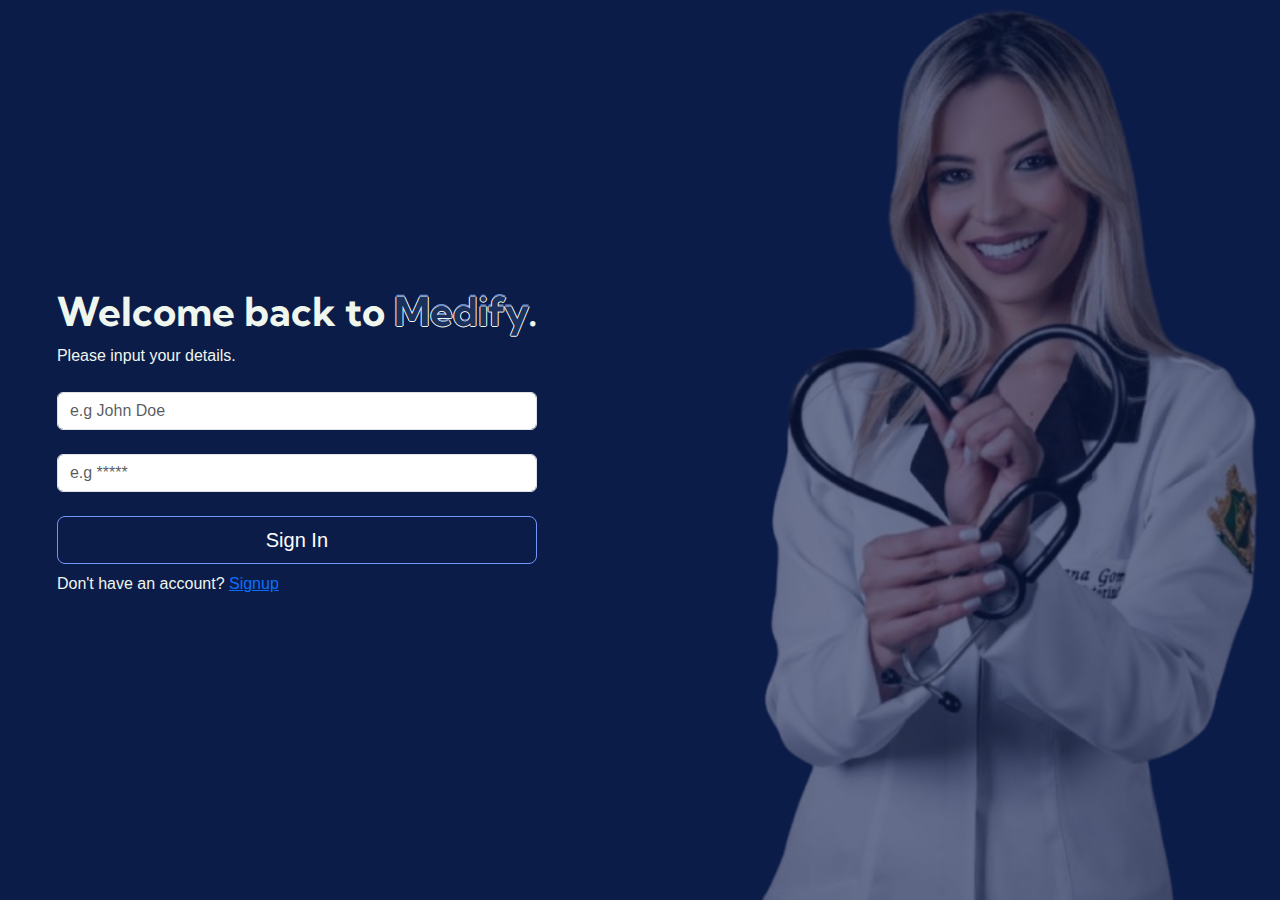
<file: patient-login.html>
<!DOCTYPE html>
<html lang="en">

<head>
  <meta charset="UTF-8">
  <meta name="viewport" content="width=device-width, initial-scale=1.0">
  <title>login into Vendeta</title>
  <link rel="stylesheet" href="./wow/matthieua-WOW-07a2b50/css/libs/animate.css">
  <link href="./bootstrap-5.3.3-dist/css/bootstrap.min.css" rel="stylesheet">
  <link rel="stylesheet" href="./dashboard.css">
</head>

<body style="background-color: #0c1c48;">
  <div class="form">
    <div>
      <h1 class="wow animate fadeInUp">Welcome back to <span class="ven">Medify</span>.</h1>
      <p class="wow animate fadeInUp">Please input your details.</p>
      <form action="" class="mt-4 wow animate fadeInDown">
        <input type="text" class="form-control w-100 mb-4" placeholder="e.g John Doe">
        <input type="password" class="form-control w-100 mb-4" placeholder="e.g *****">
        <a href="#" class="btn secondbtn w-100 text-white btn-lg mb-2">Sign In</a>
        <p>Don't have an account? <a href="/patient-signup.html">Signup</a></p>
      </form>
    </div>
    <div class="image">
      <img src="/images/doc2.png" alt="model">
    </div>
  </div>

  <script src="./wow/matthieua-WOW-07a2b50/dist/wow.min.js"></script>
  <script>
    new WOW().init()
  </script>
  <script src="./bootstrap-5.3.3-dist/js/bootstrap.bundle.min.js"></script>
</body>

</html>
</file>
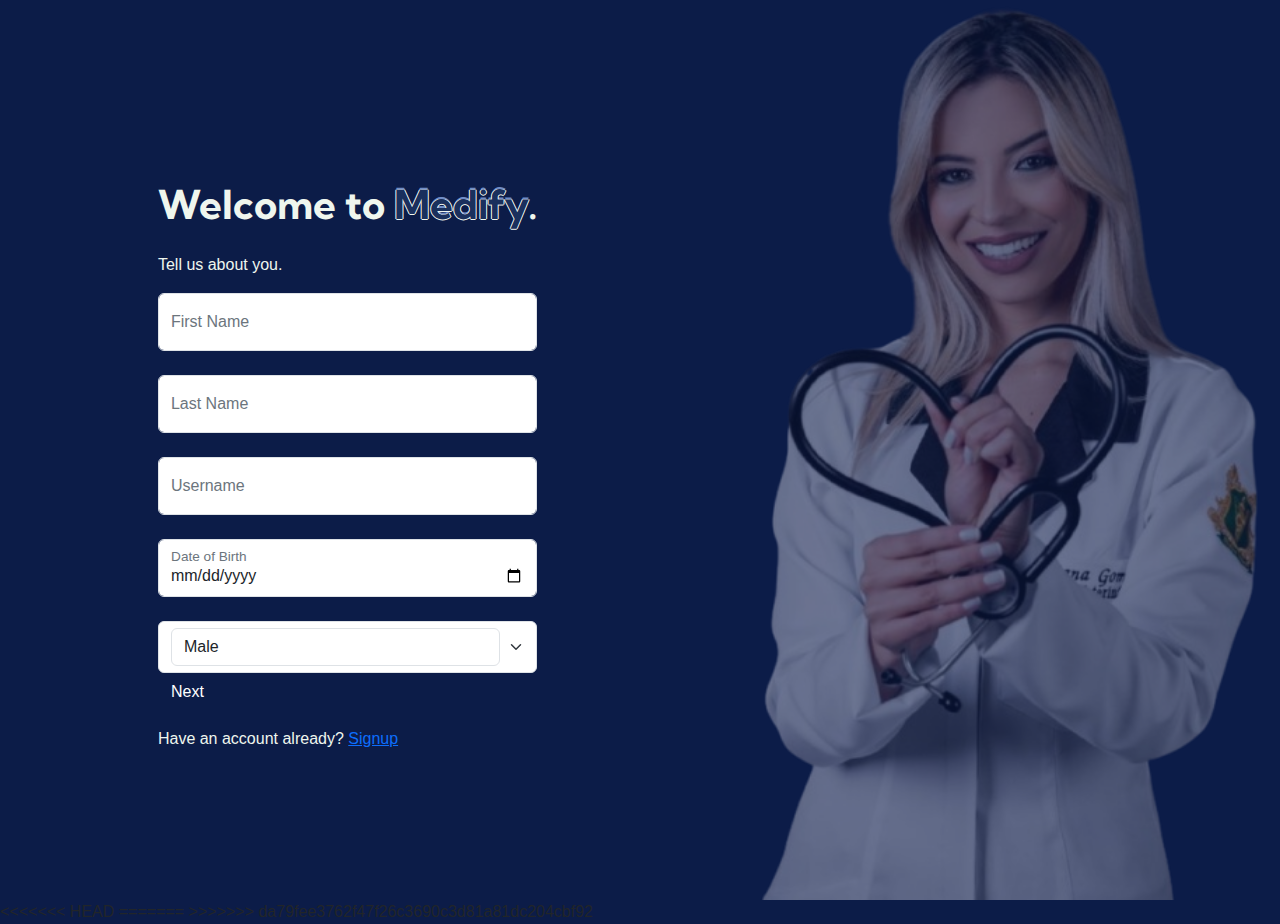
<file: patient-signup.html>
<!DOCTYPE html>
<html lang="en">

<head>
  <meta charset="UTF-8">
  <meta name="viewport" content="width=device-width, initial-scale=1.0">
  <title>Sign into Vendeta</title>
  <link rel="stylesheet" href="wow/matthieua-WOW-07a2b50/css/libs/animate.css">
  <link href="bootstrap-5.3.3-dist/css/bootstrap.min.css" rel="stylesheet">
  <link rel="stylesheet" href="dashboard.css">
    <meta charset="UTF-8">
    <meta name="viewport" content="width=device-width, initial-scale=1.0">
    <title>Sign into Vendeta</title>
    <link rel="stylesheet" href="wow/matthieua-WOW-07a2b50/css/libs/animate.css">
<!--     <link href="bootstrap-5.3.3-dist/css/bootstrap.min.css" rel="stylesheet"> -->
    <link rel="stylesheet" href="dashboard.css">
</head>

<body style="background-color: #0c1c48;">
  <div class="form">
    <div>
      <h1 class="mb-4 wow animate fadeInUp pt-5">Welcome to <span class="ven">Medify</span>.</h1>
      <form action="" class="mt-4 wow animate fadeInDown needs-validation">
        <div class="questions" id="firstQ">
          <p>Tell us about you.</p>
          <div class="form-floating h-25">
            <input type="text" class="form-control w-100 mb-4" placeholder="e.g John" required>
            <label for="" class="text-secondary">First Name</label>
          </div>

          <div class="form-floating">
            <input type="text" class="form-control w-100 mb-4" placeholder="e.g Doe" required>
            <label for="" class="text-secondary">Last Name</label>
          </div>

          <div class="form-floating">
            <input type="text" class="form-control w-100 mb-4" placeholder="e.g Username" required>
            <label for="" class="text-secondary">Username</label>
          </div>

          <div class="form-floating">
            <input type="date" class="form-control w-100 mb-4" required>
            <label for="" class="text-secondary">Date of Birth</label>
          </div>

          <div class="form-select">
            <select class="form-control" required>
              <option>Male</option>
              <option>Female</option>
              <option>Other</option>
            </select>
          </div>
        </div>

        <div class="questions wow animate fadeInLeft" id="secQ">
          <p>How can we reach you?</p>
          <input type="email" class="form-control w-100 mb-4" placeholder="e.g johndoe@email.com" required>
          <input type="email" class="form-control w-100 mb-4" placeholder="e.g 11 Hugh street" required>
          <input type="number" class="form-control w-100 mb-4" placeholder="e.g +1 (409)-832-3913" required>
        </div>

        <div class="questions wow animate fadeInLeft" id="thirdQ">
          <p>Let's secure your account!</p>
          <input type="text" class="form-control w-100 mb-4" placeholder="Input your password" required>
          <input type="text" class="form-control w-100 mb-4" placeholder="Confirm password" required>
        </div>

        <button class="btn text-white mb-3 prev wow animate fadeInUp">Prev</button>
        <button class="btn text-white mb-3 next wow animate fadeInUp">Next</button>
        <a href="#" class="btn secondbtn w-100 text-white btn-lg mb-3">Sign In</a>
        <p class="wow animate fadeInLeft">Have an account already? <a href="/patient-login.html">Signup</a></p>
      </form>
    </div>
    <div class="image">
      <img src="/images/doc2.png" alt="model">
    </div>
  </div>

  <script src="/wow/matthieua-WOW-07a2b50/dist/wow.min.js"></script>
  <script>
    new WOW().init()
  </script>
  <script src="patient-signup.js"></script>
  <script src="bootstrap-5.3.3-dist/js/bootstrap.bundle.min.js"></script>
</body>
<<<<<<< HEAD

</html>
=======
</html>
>>>>>>> da79fee3762f47f26c3690c3d81a81dc204cbf92
</file>
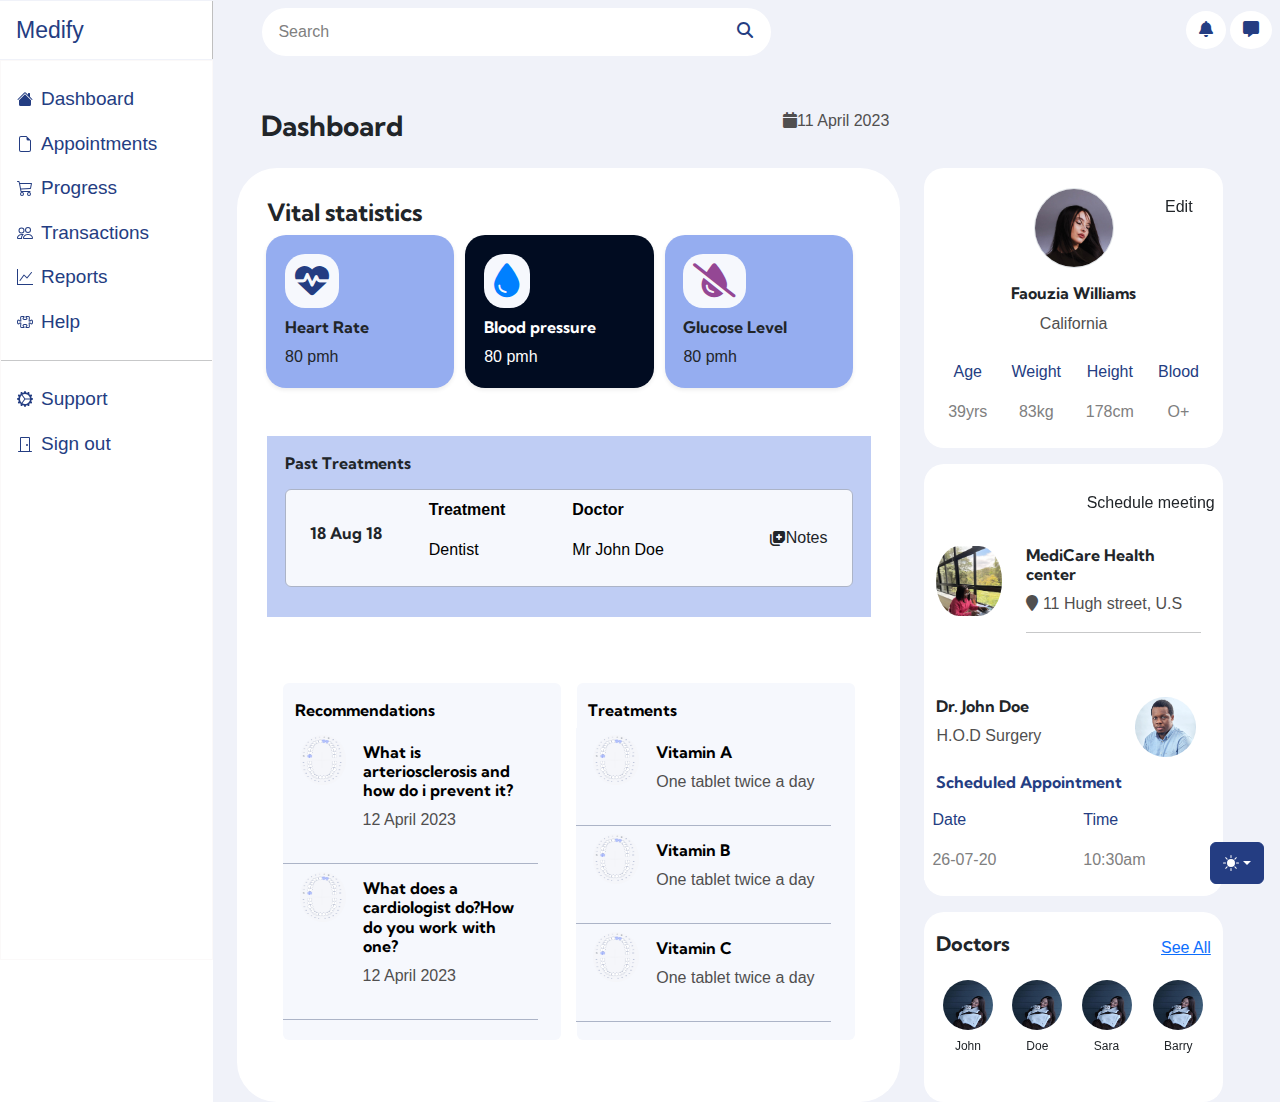
<file: User-dashboard.html>
<!-- EFF6EE - mint cream, 9197AE - cool grey, 273043 - prussian blue -->
<!-- #F5054D - hotpink, #AB8993 - brown, #4F041A deep brown -->

<!DOCTYPE html>
<html lang="en" data-bs-theme="light">

<head>
  <meta http-equiv="Content-Type" content="text/html; charset=UTF-8">
  <script src="./color-modes.js.download"></script>

  <meta name="viewport" content="width=device-width, initial-scale=1">
  <title>Dashboard</title>

  <link rel="canonical" href="https://getbootstrap.com/docs/5.3/examples/dashboard/">
  <link rel="stylesheet" href="./css@3">
  <link href="./bootstrap-5.3.3-dist/css/bootstrap.min.css" rel="stylesheet">
  <link rel="stylesheet" href="/font-awesome/css/all.min.css">
  <link rel="stylesheet" href="/wow/matthieua-WOW-07a2b50/css/libs/animate.css">

  <style>
    .bd-placeholder-img {
      font-size: 1.125rem;
      text-anchor: middle;
      -webkit-user-select: none;
      -moz-user-select: none;
      user-select: none;
    }

    @media (min-width: 768px) {
      .bd-placeholder-img-lg {
        font-size: 3.5rem;
      }
    }

    .b-example-divider {
      width: 100%;
      height: 3rem;
      background-color: rgba(0, 0, 0, .1);
      border: solid rgba(0, 0, 0, .15);
      border-width: 1px 0;
      box-shadow: inset 0 .5em 1em rgba(0, 0, 0, .1), inset 0 .125em .5em rgba(0, 0, 0, .15);
    }

    .b-example-vr {
      flex-shrink: 0;
      width: 1.5rem;
      height: 100vh;
    }

    .bi {
      vertical-align: -.125em;
      fill: currentColor;
    }

    .nav-scroller {
      position: relative;
      z-index: 2;
      height: 2.75rem;
      overflow-y: hidden;
    }

    .nav-scroller .nav {
      display: flex;
      flex-wrap: nowrap;
      padding-bottom: 1rem;
      margin-top: -1px;
      overflow-x: auto;
      text-align: center;
      white-space: nowrap;
      -webkit-overflow-scrolling: touch;
    }

    .btn-bd-primary {
      --bd-violet-bg: #243D82;
      --bd-violet-rgb: 112.520718, 44.062154, 249.437846;
      --bs-btn-font-weight: 600;
      --bs-btn-color: var(--bs-white);
      --bs-btn-bg: var(--bd-violet-bg);
      --bs-btn-border-color: var(--bd-violet-bg);
      --bs-btn-hover-color: var(--bs-white);
      --bs-btn-hover-bg: #243D82;
      --bs-btn-hover-border-color: #243D82;
      --bs-btn-focus-shadow-rgb: var(--bd-violet-rgb);
      --bs-btn-active-color: var(--bs-btn-hover-color);
      --bs-btn-active-bg: #243D82;
      --bs-btn-active-border-color: #243D82;
    }

    .bd-mode-toggle {
      z-index: 1500;
    }

    .bd-mode-toggle .dropdown-menu .active .bi {
      display: block !important;
    }
  </style>


  <!-- Custom styles for this template -->
  <link href="/bootstrap-icons.min.css" rel="stylesheet">
  <!-- Custom styles for this template -->
  <link href="/dashboard.css" rel="stylesheet">
  <link rel="stylesheet" href="/User-dashboard.css">

</head>

<body>

  <div class="overlay wow animate slideIn"></div>

  <!-- SVG for dark theme and light theme -->
  <svg xmlns="http://www.w3.org/2000/svg" class="d-none">
    <symbol id="check2" viewBox="0 0 16 16">
      <path
        d="M13.854 3.646a.5.5 0 0 1 0 .708l-7 7a.5.5 0 0 1-.708 0l-3.5-3.5a.5.5 0 1 1 .708-.708L6.5 10.293l6.646-6.647a.5.5 0 0 1 .708 0z">
      </path>
    </symbol>
    <symbol id="circle-half" viewBox="0 0 16 16">
      <path d="M8 15A7 7 0 1 0 8 1v14zm0 1A8 8 0 1 1 8 0a8 8 0 0 1 0 16z"></path>
    </symbol>
    <symbol id="moon-stars-fill" viewBox="0 0 16 16">
      <path
        d="M6 .278a.768.768 0 0 1 .08.858 7.208 7.208 0 0 0-.878 3.46c0 4.021 3.278 7.277 7.318 7.277.527 0 1.04-.055 1.533-.16a.787.787 0 0 1 .81.316.733.733 0 0 1-.031.893A8.349 8.349 0 0 1 8.344 16C3.734 16 0 12.286 0 7.71 0 4.266 2.114 1.312 5.124.06A.752.752 0 0 1 6 .278z">
      </path>
      <path
        d="M10.794 3.148a.217.217 0 0 1 .412 0l.387 1.162c.173.518.579.924 1.097 1.097l1.162.387a.217.217 0 0 1 0 .412l-1.162.387a1.734 1.734 0 0 0-1.097 1.097l-.387 1.162a.217.217 0 0 1-.412 0l-.387-1.162A1.734 1.734 0 0 0 9.31 6.593l-1.162-.387a.217.217 0 0 1 0-.412l1.162-.387a1.734 1.734 0 0 0 1.097-1.097l.387-1.162zM13.863.099a.145.145 0 0 1 .274 0l.258.774c.115.346.386.617.732.732l.774.258a.145.145 0 0 1 0 .274l-.774.258a1.156 1.156 0 0 0-.732.732l-.258.774a.145.145 0 0 1-.274 0l-.258-.774a1.156 1.156 0 0 0-.732-.732l-.774-.258a.145.145 0 0 1 0-.274l.774-.258c.346-.115.617-.386.732-.732L13.863.1z">
      </path>
    </symbol>
    <symbol id="sun-fill" viewBox="0 0 16 16">
      <path
        d="M8 12a4 4 0 1 0 0-8 4 4 0 0 0 0 8zM8 0a.5.5 0 0 1 .5.5v2a.5.5 0 0 1-1 0v-2A.5.5 0 0 1 8 0zm0 13a.5.5 0 0 1 .5.5v2a.5.5 0 0 1-1 0v-2A.5.5 0 0 1 8 13zm8-5a.5.5 0 0 1-.5.5h-2a.5.5 0 0 1 0-1h2a.5.5 0 0 1 .5.5zM3 8a.5.5 0 0 1-.5.5h-2a.5.5 0 0 1 0-1h2A.5.5 0 0 1 3 8zm10.657-5.657a.5.5 0 0 1 0 .707l-1.414 1.415a.5.5 0 1 1-.707-.708l1.414-1.414a.5.5 0 0 1 .707 0zm-9.193 9.193a.5.5 0 0 1 0 .707L3.05 13.657a.5.5 0 0 1-.707-.707l1.414-1.414a.5.5 0 0 1 .707 0zm9.193 2.121a.5.5 0 0 1-.707 0l-1.414-1.414a.5.5 0 0 1 .707-.707l1.414 1.414a.5.5 0 0 1 0 .707zM4.464 4.465a.5.5 0 0 1-.707 0L2.343 3.05a.5.5 0 1 1 .707-.707l1.414 1.414a.5.5 0 0 1 0 .708z">
      </path>
    </symbol>
  </svg>

  <!-- Toggle between light and dark mode -->
  <div class="dropdown position-fixed bottom-0 end-0 mb-3 me-3 bd-mode-toggle">
    <button class="btn btn-bd-primary py-2 dropdown-toggle d-flex align-items-center" id="bd-theme" type="button"
      aria-expanded="false" data-bs-toggle="dropdown" aria-label="Toggle theme (dark)">
      <svg class="bi my-1 theme-icon-active" width="1em" height="1em">
        <use href="#moon-stars-fill"></use>
      </svg>
      <span class="visually-hidden" id="bd-theme-text">Toggle theme</span>
    </button>
    <ul class="dropdown-menu dropdown-menu-end shadow" aria-labelledby="bd-theme-text">
      <li>
        <button type="button" class="dropdown-item d-flex align-items-center" data-bs-theme-value="light"
          aria-pressed="false">
          <svg class="bi me-2 opacity-50" width="1em" height="1em">
            <use href="#sun-fill"></use>
          </svg>
          Light
          <svg class="bi ms-auto d-none" width="1em" height="1em">
            <use href="#check2"></use>
          </svg>
        </button>
      </li>
      <li>
        <button type="button" class="dropdown-item d-flex align-items-center active" data-bs-theme-value="dark"
          aria-pressed="true">
          <svg class="bi me-2 opacity-50" width="1em" height="1em">
            <use href="#moon-stars-fill"></use>
          </svg>
          Dark
          <svg class="bi ms-auto d-none" width="1em" height="1em">
            <use href="#check2"></use>
          </svg>
        </button>
      </li>
      <li>
        <button type="button" class="dropdown-item d-flex align-items-center" data-bs-theme-value="auto"
          aria-pressed="false">
          <svg class="bi me-2 opacity-50" width="1em" height="1em">
            <use href="#circle-half"></use>
          </svg>
          Auto
          <svg class="bi ms-auto d-none" width="1em" height="1em">
            <use href="#check2"></use>
          </svg>
        </button>
      </li>
    </ul>
  </div>


  <!-- svg for icons on the sidebar -->
  <svg xmlns="http://www.w3.org/2000/svg" class="d-none">
    <!-- calendar icon -->
    <symbol id="calendar3" viewBox="0 0 16 16">
      <path
        d="M14 0H2a2 2 0 0 0-2 2v12a2 2 0 0 0 2 2h12a2 2 0 0 0 2-2V2a2 2 0 0 0-2-2zM1 3.857C1 3.384 1.448 3 2 3h12c.552 0 1 .384 1 .857v10.286c0 .473-.448.857-1 .857H2c-.552 0-1-.384-1-.857V3.857z">
      </path>
      <path
        d="M6.5 7a1 1 0 1 0 0-2 1 1 0 0 0 0 2zm3 0a1 1 0 1 0 0-2 1 1 0 0 0 0 2zm3 0a1 1 0 1 0 0-2 1 1 0 0 0 0 2zm-9 3a1 1 0 1 0 0-2 1 1 0 0 0 0 2zm3 0a1 1 0 1 0 0-2 1 1 0 0 0 0 2zm3 0a1 1 0 1 0 0-2 1 1 0 0 0 0 2zm3 0a1 1 0 1 0 0-2 1 1 0 0 0 0 2zm-9 3a1 1 0 1 0 0-2 1 1 0 0 0 0 2zm3 0a1 1 0 1 0 0-2 1 1 0 0 0 0 2zm3 0a1 1 0 1 0 0-2 1 1 0 0 0 0 2z">
      </path>
    </symbol>
    <!-- cart icon -->
    <symbol id="cart" viewBox="0 0 16 16">
      <path
        d="M0 1.5A.5.5 0 0 1 .5 1H2a.5.5 0 0 1 .485.379L2.89 3H14.5a.5.5 0 0 1 .49.598l-1 5a.5.5 0 0 1-.465.401l-9.397.472L4.415 11H13a.5.5 0 0 1 0 1H4a.5.5 0 0 1-.491-.408L2.01 3.607 1.61 2H.5a.5.5 0 0 1-.5-.5zM3.102 4l.84 4.479 9.144-.459L13.89 4H3.102zM5 12a2 2 0 1 0 0 4 2 2 0 0 0 0-4zm7 0a2 2 0 1 0 0 4 2 2 0 0 0 0-4zm-7 1a1 1 0 1 1 0 2 1 1 0 0 1 0-2zm7 0a1 1 0 1 1 0 2 1 1 0 0 1 0-2z">
      </path>
    </symbol>
    <symbol id="chevron-right" viewBox="0 0 16 16">
      <path fill-rule="evenodd"
        d="M4.646 1.646a.5.5 0 0 1 .708 0l6 6a.5.5 0 0 1 0 .708l-6 6a.5.5 0 0 1-.708-.708L10.293 8 4.646 2.354a.5.5 0 0 1 0-.708z">
      </path>
    </symbol>
    <symbol id="door-closed" viewBox="0 0 16 16">
      <path d="M3 2a1 1 0 0 1 1-1h8a1 1 0 0 1 1 1v13h1.5a.5.5 0 0 1 0 1h-13a.5.5 0 0 1 0-1H3V2zm1 13h8V2H4v13z"></path>
      <path d="M9 9a1 1 0 1 0 2 0 1 1 0 0 0-2 0z"></path>
    </symbol>
    <symbol id="file-earmark" viewBox="0 0 16 16">
      <path
        d="M14 4.5V14a2 2 0 0 1-2 2H4a2 2 0 0 1-2-2V2a2 2 0 0 1 2-2h5.5L14 4.5zm-3 0A1.5 1.5 0 0 1 9.5 3V1H4a1 1 0 0 0-1 1v12a1 1 0 0 0 1 1h8a1 1 0 0 0 1-1V4.5h-2z">
      </path>
    </symbol>
    <symbol id="file-earmark-text" viewBox="0 0 16 16">
      <path
        d="M5.5 7a.5.5 0 0 0 0 1h5a.5.5 0 0 0 0-1h-5zM5 9.5a.5.5 0 0 1 .5-.5h5a.5.5 0 0 1 0 1h-5a.5.5 0 0 1-.5-.5zm0 2a.5.5 0 0 1 .5-.5h2a.5.5 0 0 1 0 1h-2a.5.5 0 0 1-.5-.5z">
      </path>
      <path
        d="M9.5 0H4a2 2 0 0 0-2 2v12a2 2 0 0 0 2 2h8a2 2 0 0 0 2-2V4.5L9.5 0zm0 1v2A1.5 1.5 0 0 0 11 4.5h2V14a1 1 0 0 1-1 1H4a1 1 0 0 1-1-1V2a1 1 0 0 1 1-1h5.5z">
      </path>
    </symbol>
    <symbol id="gear-wide-connected" viewBox="0 0 16 16">
      <path
        d="M7.068.727c.243-.97 1.62-.97 1.864 0l.071.286a.96.96 0 0 0 1.622.434l.205-.211c.695-.719 1.888-.03 1.613.931l-.08.284a.96.96 0 0 0 1.187 1.187l.283-.081c.96-.275 1.65.918.931 1.613l-.211.205a.96.96 0 0 0 .434 1.622l.286.071c.97.243.97 1.62 0 1.864l-.286.071a.96.96 0 0 0-.434 1.622l.211.205c.719.695.03 1.888-.931 1.613l-.284-.08a.96.96 0 0 0-1.187 1.187l.081.283c.275.96-.918 1.65-1.613.931l-.205-.211a.96.96 0 0 0-1.622.434l-.071.286c-.243.97-1.62.97-1.864 0l-.071-.286a.96.96 0 0 0-1.622-.434l-.205.211c-.695.719-1.888.03-1.613-.931l.08-.284a.96.96 0 0 0-1.186-1.187l-.284.081c-.96.275-1.65-.918-.931-1.613l.211-.205a.96.96 0 0 0-.434-1.622l-.286-.071c-.97-.243-.97-1.62 0-1.864l.286-.071a.96.96 0 0 0 .434-1.622l-.211-.205c-.719-.695-.03-1.888.931-1.613l.284.08a.96.96 0 0 0 1.187-1.186l-.081-.284c-.275-.96.918-1.65 1.613-.931l.205.211a.96.96 0 0 0 1.622-.434l.071-.286zM12.973 8.5H8.25l-2.834 3.779A4.998 4.998 0 0 0 12.973 8.5zm0-1a4.998 4.998 0 0 0-7.557-3.779l2.834 3.78h4.723zM5.048 3.967c-.03.021-.058.043-.087.065l.087-.065zm-.431.355A4.984 4.984 0 0 0 3.002 8c0 1.455.622 2.765 1.615 3.678L7.375 8 4.617 4.322zm.344 7.646.087.065-.087-.065z">
      </path>
    </symbol>
    <symbol id="graph-up" viewBox="0 0 16 16">
      <path fill-rule="evenodd"
        d="M0 0h1v15h15v1H0V0Zm14.817 3.113a.5.5 0 0 1 .07.704l-4.5 5.5a.5.5 0 0 1-.74.037L7.06 6.767l-3.656 5.027a.5.5 0 0 1-.808-.588l4-5.5a.5.5 0 0 1 .758-.06l2.609 2.61 4.15-5.073a.5.5 0 0 1 .704-.07Z">
      </path>
    </symbol>
    <symbol id="house-fill" viewBox="0 0 16 16">
      <path
        d="M8.707 1.5a1 1 0 0 0-1.414 0L.646 8.146a.5.5 0 0 0 .708.708L8 2.207l6.646 6.647a.5.5 0 0 0 .708-.708L13 5.793V2.5a.5.5 0 0 0-.5-.5h-1a.5.5 0 0 0-.5.5v1.293L8.707 1.5Z">
      </path>
      <path d="m8 3.293 6 6V13.5a1.5 1.5 0 0 1-1.5 1.5h-9A1.5 1.5 0 0 1 2 13.5V9.293l6-6Z"></path>
    </symbol>
    <symbol id="list" viewBox="0 0 16 16">
      <path fill-rule="evenodd"
        d="M2.5 12a.5.5 0 0 1 .5-.5h10a.5.5 0 0 1 0 1H3a.5.5 0 0 1-.5-.5zm0-4a.5.5 0 0 1 .5-.5h10a.5.5 0 0 1 0 1H3a.5.5 0 0 1-.5-.5zm0-4a.5.5 0 0 1 .5-.5h10a.5.5 0 0 1 0 1H3a.5.5 0 0 1-.5-.5z">
      </path>
    </symbol>
    <symbol id="people" viewBox="0 0 16 16">
      <path
        d="M15 14s1 0 1-1-1-4-5-4-5 3-5 4 1 1 1 1h8Zm-7.978-1A.261.261 0 0 1 7 12.996c.001-.264.167-1.03.76-1.72C8.312 10.629 9.282 10 11 10c1.717 0 2.687.63 3.24 1.276.593.69.758 1.457.76 1.72l-.008.002a.274.274 0 0 1-.014.002H7.022ZM11 7a2 2 0 1 0 0-4 2 2 0 0 0 0 4Zm3-2a3 3 0 1 1-6 0 3 3 0 0 1 6 0ZM6.936 9.28a5.88 5.88 0 0 0-1.23-.247A7.35 7.35 0 0 0 5 9c-4 0-5 3-5 4 0 .667.333 1 1 1h4.216A2.238 2.238 0 0 1 5 13c0-1.01.377-2.042 1.09-2.904.243-.294.526-.569.846-.816ZM4.92 10A5.493 5.493 0 0 0 4 13H1c0-.26.164-1.03.76-1.724.545-.636 1.492-1.256 3.16-1.275ZM1.5 5.5a3 3 0 1 1 6 0 3 3 0 0 1-6 0Zm3-2a2 2 0 1 0 0 4 2 2 0 0 0 0-4Z">
      </path>
    </symbol>
    <symbol id="plus-circle" viewBox="0 0 16 16">
      <path d="M8 15A7 7 0 1 1 8 1a7 7 0 0 1 0 14zm0 1A8 8 0 1 0 8 0a8 8 0 0 0 0 16z"></path>
      <path d="M8 4a.5.5 0 0 1 .5.5v3h3a.5.5 0 0 1 0 1h-3v3a.5.5 0 0 1-1 0v-3h-3a.5.5 0 0 1 0-1h3v-3A.5.5 0 0 1 8 4z">
      </path>
    </symbol>
    <symbol id="puzzle" viewBox="0 0 16 16">
      <path
        d="M3.112 3.645A1.5 1.5 0 0 1 4.605 2H7a.5.5 0 0 1 .5.5v.382c0 .696-.497 1.182-.872 1.469a.459.459 0 0 0-.115.118.113.113 0 0 0-.012.025L6.5 4.5v.003l.003.01c.004.01.014.028.036.053a.86.86 0 0 0 .27.194C7.09 4.9 7.51 5 8 5c.492 0 .912-.1 1.19-.24a.86.86 0 0 0 .271-.194.213.213 0 0 0 .039-.063v-.009a.112.112 0 0 0-.012-.025.459.459 0 0 0-.115-.118c-.375-.287-.872-.773-.872-1.469V2.5A.5.5 0 0 1 9 2h2.395a1.5 1.5 0 0 1 1.493 1.645L12.645 6.5h.237c.195 0 .42-.147.675-.48.21-.274.528-.52.943-.52.568 0 .947.447 1.154.862C15.877 6.807 16 7.387 16 8s-.123 1.193-.346 1.638c-.207.415-.586.862-1.154.862-.415 0-.733-.246-.943-.52-.255-.333-.48-.48-.675-.48h-.237l.243 2.855A1.5 1.5 0 0 1 11.395 14H9a.5.5 0 0 1-.5-.5v-.382c0-.696.497-1.182.872-1.469a.459.459 0 0 0 .115-.118.113.113 0 0 0 .012-.025L9.5 11.5v-.003a.214.214 0 0 0-.039-.064.859.859 0 0 0-.27-.193C8.91 11.1 8.49 11 8 11c-.491 0-.912.1-1.19.24a.859.859 0 0 0-.271.194.214.214 0 0 0-.039.063v.003l.001.006a.113.113 0 0 0 .012.025c.016.027.05.068.115.118.375.287.872.773.872 1.469v.382a.5.5 0 0 1-.5.5H4.605a1.5 1.5 0 0 1-1.493-1.645L3.356 9.5h-.238c-.195 0-.42.147-.675.48-.21.274-.528.52-.943.52-.568 0-.947-.447-1.154-.862C.123 9.193 0 8.613 0 8s.123-1.193.346-1.638C.553 5.947.932 5.5 1.5 5.5c.415 0 .733.246.943.52.255.333.48.48.675.48h.238l-.244-2.855zM4.605 3a.5.5 0 0 0-.498.55l.001.007.29 3.4A.5.5 0 0 1 3.9 7.5h-.782c-.696 0-1.182-.497-1.469-.872a.459.459 0 0 0-.118-.115.112.112 0 0 0-.025-.012L1.5 6.5h-.003a.213.213 0 0 0-.064.039.86.86 0 0 0-.193.27C1.1 7.09 1 7.51 1 8c0 .491.1.912.24 1.19.07.14.14.225.194.271a.213.213 0 0 0 .063.039H1.5l.006-.001a.112.112 0 0 0 .025-.012.459.459 0 0 0 .118-.115c.287-.375.773-.872 1.469-.872H3.9a.5.5 0 0 1 .498.542l-.29 3.408a.5.5 0 0 0 .497.55h1.878c-.048-.166-.195-.352-.463-.557-.274-.21-.52-.528-.52-.943 0-.568.447-.947.862-1.154C6.807 10.123 7.387 10 8 10s1.193.123 1.638.346c.415.207.862.586.862 1.154 0 .415-.246.733-.52.943-.268.205-.415.39-.463.557h1.878a.5.5 0 0 0 .498-.55l-.001-.007-.29-3.4A.5.5 0 0 1 12.1 8.5h.782c.696 0 1.182.497 1.469.872.05.065.091.099.118.115.013.008.021.01.025.012a.02.02 0 0 0 .006.001h.003a.214.214 0 0 0 .064-.039.86.86 0 0 0 .193-.27c.14-.28.24-.7.24-1.191 0-.492-.1-.912-.24-1.19a.86.86 0 0 0-.194-.271.215.215 0 0 0-.063-.039H14.5l-.006.001a.113.113 0 0 0-.025.012.459.459 0 0 0-.118.115c-.287.375-.773.872-1.469.872H12.1a.5.5 0 0 1-.498-.543l.29-3.407a.5.5 0 0 0-.497-.55H9.517c.048.166.195.352.463.557.274.21.52.528.52.943 0 .568-.447.947-.862 1.154C9.193 5.877 8.613 6 8 6s-1.193-.123-1.638-.346C5.947 5.447 5.5 5.068 5.5 4.5c0-.415.246-.733.52-.943.268-.205.415-.39.463-.557H4.605z">
      </path>
    </symbol>
    <symbol id="search" viewBox="0 0 16 16">
      <path
        d="M11.742 10.344a6.5 6.5 0 1 0-1.397 1.398h-.001c.03.04.062.078.098.115l3.85 3.85a1 1 0 0 0 1.415-1.414l-3.85-3.85a1.007 1.007 0 0 0-.115-.1zM12 6.5a5.5 5.5 0 1 1-11 0 5.5 5.5 0 0 1 11 0z">
      </path>
    </symbol>
  </svg>

  <!-- Headers -->
  <header class="navbar header flex-md-nowrap p-0" data-bs-theme="dark">
    <a class="navbar-brand col-md-3 col-lg-2 me-0 px-3 fs-6 text-white">Medify</a>

    <div class="d-flex header-content flex-wrap flex-md-nowrap align-items-center">
      <!-- <h4 class="h4 page-tag">Dashboard</h4> -->
      <input type="text" class="form-control w-50 rounded-pill text-dark search mt-2 mb-1" placeholder="Search"
        style="background-color: white; border: none; color: black;">
      <i class="fa fa-search"></i>
      <div class="contact" style="width: 10%; text-align: center;">
        <button class="btn rounded-circle" style="background-color: white">
          <i class="fa fa-bell" style="color: #243D82;"></i></button>
        <button class="btn rounded-circle" style="background-color: white">
          <i class="fa fa-message" style="color: #243D82;"></i>
        </button>
      </div>
    </div>
  </header>

  <!-- Dashboard components -->
  <div class="container-fluid">
    <div class="row">
      <div class="sidebar border-right col-md-3 col-lg-2 p-0">
        <div class="offcanvas-md offcanvas-end " tabindex="-1" id="sidebarMenu" aria-labelledby="sidebarMenuLabel">

          <div class="offcanvas-header text-center">
            <h5 class="offcanvas-title" id="sidebarMenuLabel">Medify</h5>
            <button type="button" class="btn-close" data-bs-dismiss="offcanvas" data-target="#sidebarMenu"
              aria-label="Close"></button>
          </div>

          <!-- side nav-->
          <div class="offcanvas-body d-md-flex flex-column p-0 pt-lg-3 overflow-y-auto">
            <ul class="nav flex-column">
              <li class="nav-item">
                <a class="nav-link d-flex align-items-center gap-2 active" aria-current="page" data-target="dashboard"
                  href="#">
                  <svg class="bi">
                    <use xlink:href="#house-fill"></use>
                  </svg>
                  Dashboard
                </a>
              </li>
              <li class="nav-item">
                <a class="nav-link d-flex align-items-center gap-2" href="#" data-target="Reservation">
                  <svg class="bi">
                    <use xlink:href="#file-earmark"></use>
                  </svg>
                  Appointments
                </a>
              </li>
              <li class="nav-item">
                <a class="nav-link d-flex align-items-center gap-2" href="#" data-target="Treatments">
                  <svg class="bi">
                    <use xlink:href="#cart"></use>
                  </svg>
                  Progress
                </a>
              </li>
              <li class="nav-item">
                <a class="nav-link d-flex align-items-center gap-2" href="#" data-target="staff-list">
                  <svg class="bi">
                    <use xlink:href="#people"></use>
                  </svg>
                  Transactions
                </a>
              </li>
              <li class="nav-item">
                <a class="nav-link d-flex align-items-center gap-2" href="#" data-target="Accounts">
                  <svg class="bi">
                    <use xlink:href="#graph-up"></use>
                  </svg>
                  Reports
                </a>
              </li>
              <li class="nav-item">
                <a class="nav-link d-flex align-items-center gap-2" href="#" data-target="Sales">
                  <svg class="bi">
                    <use xlink:href="#puzzle"></use>
                  </svg>
                  Help
                </a>
              </li>
            </ul>

            <hr class="my-3">

            <ul class="nav flex-column mb-auto">
              <li class="nav-item">
                <a class="nav-link d-flex align-items-center gap-2" href="#" data-target="Settings">
                  <svg class="bi">
                    <use xlink:href="#gear-wide-connected"></use>
                  </svg>
                  Support
                </a>
              </li>
              <li class="nav-item">
                <a class="nav-link d-flex align-items-center gap-2" href="#" data-target="Sign out">
                  <svg class="bi">
                    <use xlink:href="#door-closed"></use>
                  </svg>
                  Sign out
                </a>
              </li>
            </ul>
          </div>
        </div>
      </div>

      <!-- dashboard share, export and calendar -->
      <main class="dashboard ms-sm-auto col-lg-10 col-md-12 col-sm-12 px-md-4 border-primary active">

        <div class="title ps-4 d-flex justify-content-between mb-2" style="width: 65%">
          <h3 class="page-tag">Dashboard</h3>
          <p class="country"><i class="fa fa-calendar"></i>11 April 2023</p>
        </div>
        <div class="row container-fluid">
          <!-- start -->
          <div class="col-lg-8 rounded me-4 finish" style="background-color: white;">
            <h4>Vital statistics</h4>
            <div class="row items">
              <div class="col-lg-4 shadow-sm first">
                <i class="fa fa-heart-pulse myicons"></i>
                <h6>Heart Rate</h6>
                <span class="">80 pmh</span>
              </div>
              <div class="col-lg-4 shadow-sm second text-white">
                <i class="fa fa-droplet myicons"></i>
                <h6>Blood pressure</h6>
                <span class="">80 pmh</span>
              </div>
              <div class="col-lg-4 shadow-sm first">
                <i class="fa fa-droplet-slash myicons"></i>
                <h6>Glucose Level</h6>
                <span class="">80 pmh</span>
              </div>
            </div>

            <div class="past mt-5">
              <h6 class="mb-3">Past Treatments</h6>
              <div class="details-past row container-fluid m-auto rounded">
                <div class="d-flex justify-content-between align-items-center col-lg-12">
                  <h6>18 Aug 18</h6>
                  <table class="table table-borderless" style="width: 60%;">
                    <thead>
                      <tr>
                        <th>Treatment</th>
                        <th>Doctor</th>
                      </tr>
                    </thead>
                    <tbody>
                      <tr>
                        <td>Dentist</td>
                        <td>Mr John Doe</td>
                      </tr>
                    </tbody>
                  </table>
                  <div class="note d-flex align-items-center">
                    <i class="fa fa-notes-medical"></i>
                    <span>Notes</span>
                  </div>
                </div>
              </div>
            </div>

            <div class="recommendations d-flex justify-content-around rounded mt-5">
              <div class="rounded me-2">
                <h6>Recommendations</h6>
                <div class="row container-fluid w-100 articles">
                  <img src="/images/teeth.png" alt="patient" style="width: 70px; height: 50px;border-radius:  100%;"
                    class="mb-3 col-lg-4">
                  <div class="col-lg-8" style="width: 70%;">
                    <h6>What is arteriosclerosis and how do i prevent it?</h6>
                    <p class="country">12 April 2023</p>
                  </div>
                </div>
                <div class="row container-fluid w-100 articles">
                  <img src="/images/teeth.png" alt="patient" style="width: 70px; height: 50px;border-radius:  100%;"
                    class="mb-3 col-lg-4">
                  <div class="col-lg-8" style="width: 70%;">
                    <h6>What does a cardiologist do?How do you work with one?</h6>
                    <p class="country">12 April 2023</p>
                  </div>
                </div>
              </div>

              <div class="rounded">
                <h6>Treatments</h6>
                <div class="row container-fluid w-100 articles">
                  <img src="/images/teeth.png" alt="patient" style="width: 70px; height: 50px;border-radius:  100%;"
                    class="mb-3 col-lg-4">
                  <div class="col-lg-8" style="width: 70%;">
                    <h6>Vitamin A</h6>
                    <p class="country">One tablet twice a day</p>
                  </div>
                </div>
                <div class="row container-fluid w-100 articles">
                  <img src="/images/teeth.png" alt="patient" style="width: 70px; height: 50px;border-radius:  100%;"
                    class="mb-3 col-lg-4">
                  <div class="col-lg-8" style="width: 70%;">
                    <h6>Vitamin B</h6>
                    <p class="country">One tablet twice a day</p>
                  </div>
                </div>
                <div class="row container-fluid w-100 articles">
                  <img src="/images/teeth.png" alt="patient" style="width: 70px; height: 50px;border-radius:  100%;"
                    class="mb-3 col-lg-4">
                  <div class="col-lg-8" style="width: 70%;">
                    <h6>Vitamin C</h6>
                    <p class="country">One tablet twice a day</p>
                  </div>
                </div>
              </div>
            </div>

          </div>
          <!-- finish -->

          <!-- start -->

          <div class="col-lg-4 col-md-12 patient-data rounded row border-warning">
            <div class="patient-details -sm text-center">
              <img src="/images/my love.jpg" alt="patient" style="width: 80px; height: 80px;border-radius:  100%;"
                class="mb-3 border">
              <a type="button" class="btn edit" data-bs-toggle="modal" data-bs-target="#myModal">
                Edit
              </a>
              <h6>Faouzia Williams</h6>
              <p class="country">California</p>
              <table class="table table-borderless">
                <thead>
                  <tr>
                    <th>Age</th>
                    <th>Weight</th>
                    <th>Height</th>
                    <th>Blood</th>
                  </tr>
                </thead>
                <tbody>
                  <tr>
                    <td>39yrs</td>
                    <td>83kg</td>
                    <td>178cm</td>
                    <td>O+</td>
                  </tr>
                </tbody>
              </table>
            </div>

            <div class="patient-details mt-3 -sm">
              <a href="#" style="position: relative; left: 50%;" type="button" class="btn" data-bs-toggle="modal" data-bs-target="#myModalOne">Schedule meeting</a>
              <div class="modal fade" id="myModalOne">
                <div class="modal-dialog">
                  <div class="modal-content">
    
                    <!-- Modal Header -->
                    <div class="modal-header">
                      <h5 class="modal-title">Schedule meeting</h5>
                      <button type="button" class="btn-close" data-bs-dismiss="modal"></button>
                    </div>
    
                    <!-- Modal body -->
                    <div class="modal-body">
                      <form action="" class="mt-4 wow animate fadeInDown">
                        <div class="form-select mb-2">
                          <select class="form-control" required>
                            <option>Dr. Angela Yu</option>
                            <option>Dr. Ben Carson</option>
                            <option>Dr. Raymond Mathais</option>
                          </select>
                        </div>
                        <div class="form-select mb-2">
                          <select class="form-control" required>
                            <option>Cardiologist</option>
                            <option>Dentist</option>
                            <option>Surgeon</option>
                          </select>
                        </div>
                        <div class="form-floating mb-2">
                          <input type="text" class="form-control mb-4" placeholder="e.g John" value="Cardiac arrest" required>
                          <label for="" class="text-secondary">Purpose of Appointment</label>
                        </div>

                      </form>
                    </div>
    
                    <!-- Modal footer -->
                    <div class="modal-footer">
                      <button type="button" class="btn btn-primary" data-bs-dismiss="modal">Submit</button>
                    </div>
    
                  </div>
                </div>
              </div>
    
              <div class="location row mt-4 ">
                <img src="/images/patient.webp" alt="patient" class="rounded-pill" style="width: 90px; height: 70px;"
                  class="col-lg-4">
                <div class="loc-details col-lg-8 mb-5">
                  <h6>MediCare Health center</h6>
                  <p class="country"><i class="fa fa-location-pin"></i> 11 Hugh street, U.S</p>
                  <hr>
                </div>
              </div>

              <div class="doctor-tab">
                <div class="location row">
                  <div class="loc-details col-lg-8">
                    <h6>Dr. John Doe</h6>
                    <p class="country">H.O.D Surgery</p>
                  </div>
                  <img src="/images/Tobi-Amira.webp" alt="patient"
                    style="width: 85px; height: 60px;border-radius:  100%;" class="mb-3">
                  <h6 style="color: #243D82;">Scheduled Appointment</h6>
                  <table class="table table-borderless">
                    <thead>
                      <tr>
                        <th>Date</th>
                        <th>Time</th>
                      </tr>
                    </thead>
                    <tbody>
                      <tr>
                        <td>26-07-20</td>
                        <td>10:30am</td>
                      </tr>
                    </tbody>
                  </table>
                </div>
              </div>
            </div>

            <div class="patient-details  text-center mt-3">
              <div class="d-flex justify-content-between align-items-center">
                <h5 class="">Doctors</h5>
                <a href="#" class="">See All</a>
              </div>

              <div class="images d-flex pt-3 gap-2 rounded-pill pb-5">
                <div class="img">
                  <img src="/images/faouzia 3.jpg" alt="doctors"
                    style="width: 50px; height: 50px; border-radius: 100%;">
                  <sub class="country">John</sub>
                </div>
                <div class="img">
                  <img src="/images/faouzia 3.jpg" alt="doctors"
                    style="width: 50px; height: 50px; border-radius: 100%;">
                  <sub class="country">Doe</sub>
                </div>
                <div class="img">
                  <img src="/images/faouzia 3.jpg" alt="doctors"
                    style="width: 50px; height: 50px; border-radius: 100%;">
                  <sub class="country">Sara</sub>
                </div>
                <div class="img">
                  <img src="/images/faouzia 3.jpg" alt="doctors"
                    style="width: 50px; height: 50px; border-radius: 100%;">
                  <sub class="country">Barry</sub>
                </div>
              </div>
            </div>

          </div>
          <!-- finish -->

          <div class="modal fade" id="myModal">
            <div class="modal-dialog">
              <div class="modal-content">

                <!-- Modal Header -->
                <div class="modal-header">
                  <h5 class="modal-title">Edit profile</h5>
                  <button type="button" class="btn-close" data-bs-dismiss="modal"></button>
                </div>

                <!-- Modal body -->
                <div class="modal-body">
                  <form action="" class="mt-4 wow animate fadeInDown">
                    <div class="form-floating">
                      <input type="text" class="form-control mb-4" placeholder="e.g John" value="Faouzia" required>
                      <label for="" class="text-secondary">First Name</label>
                    </div>
                    <div class="form-floating">
                      <input type="number" class="form-control mb-4" placeholder="e.g John" value="39" required>
                      <label for="" class="text-secondary">Age</label>
                    </div>
                    <div class="form-floating">
                      <input type="text" class="form-control mb-4" placeholder="e.g John" value="California" required>
                      <label for="" class="text-secondary">Country</label>
                    </div>
                    <div class="form-floating">
                      <input type="text" class="form-control mb-4" placeholder="e.g John" value="83kg" required>
                      <label for="" class="text-secondary">Weight</label>
                    </div>
                    <div class="form-floating">
                      <input type="text" class="form-control mb-4" placeholder="e.g John" value="178cm" required>
                      <label for="" class="text-secondary">Height</label>
                    </div>
                    <div class="form-floating">
                      <input type="text" class="form-control mb-4" placeholder="e.g John" value="O+" required>
                      <label for="" class="text-secondary">Blood group</label>
                    </div>
                  </form>
                </div>

                <!-- Modal footer -->
                <div class="modal-footer">
                  <button type="button" class="btn btn-primary" data-bs-dismiss="modal">Submit</button>
                </div>

              </div>
            </div>
          </div>

        </div>
      </main>

      <main class="col-md-9 ms-sm-auto col-lg-10 px-md-4 main content" id="Appointments">

      </main>

    </div>
  </div>
  <script src="/wow/matthieua-WOW-07a2b50/dist/wow.min.js"></script>
  <script>
    new WOW().init()
  </script>
  <script src="/bootstrap-5.3.3-dist/js/bootstrap.bundle.min.js"></script>
  <script src="/chart.umd.js.download"></script>
  <script src="/dashboard.js.download"></script>
  <script src="/index.js"></script>
</body>

</html>
</file>
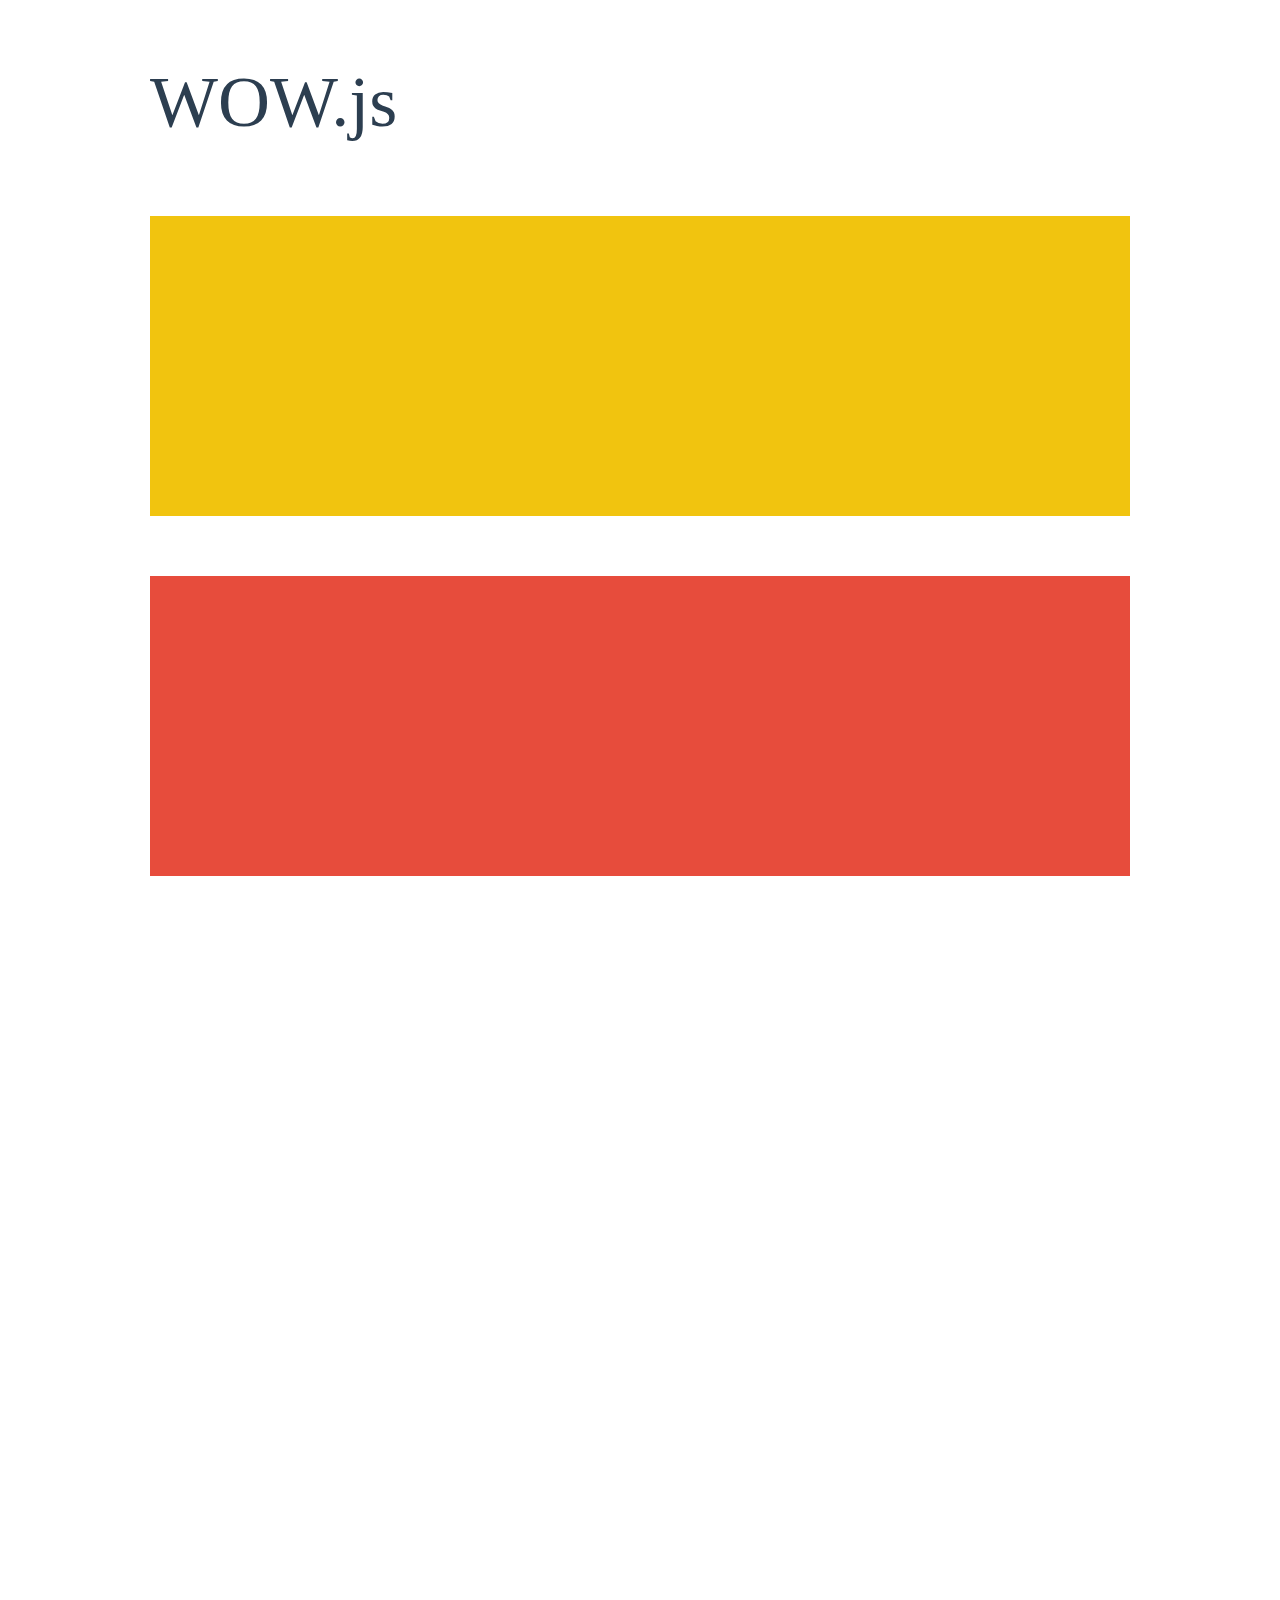
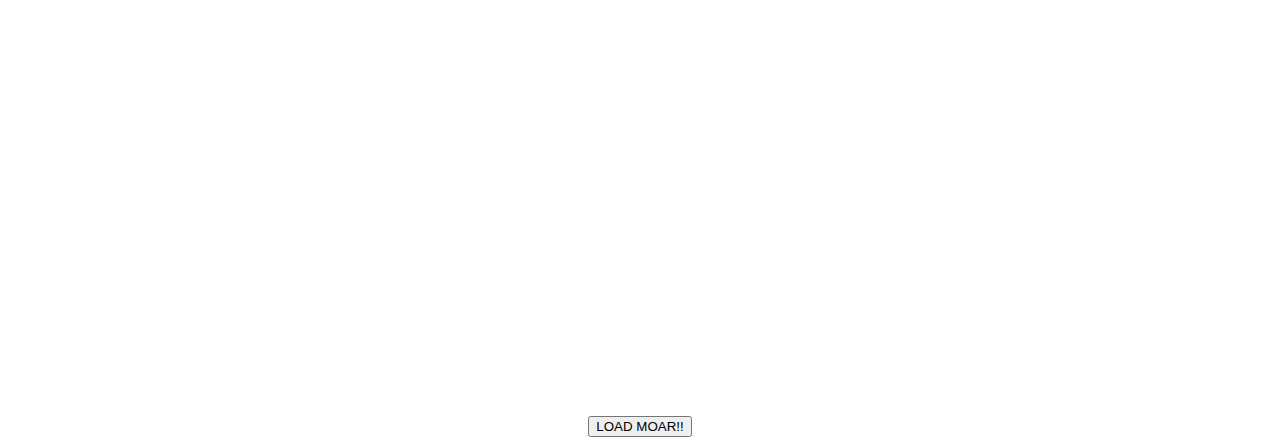
<file: wow/matthieua-WOW-07a2b50/demo.html>
<!doctype html>

<html lang="en">
<head>
  <meta charset="utf-8">
  <title>WOW</title>
  <link rel="stylesheet" href="css/libs/animate.css">
  <link rel="stylesheet" href="css/site.css">
  <style>
    .wow:first-child {
      visibility: hidden;
    }
  </style>
  <!--[if IE]>
    <script src="http://html5shiv.googlecode.com/svn/trunk/html5.js"></script>
  <![endif]-->
</head>

<body>
  <div id="container">
    <header>
      <h1>WOW.js</h1>
    </header>
    <div id="main">
      <section class="wow fadeInDown" style="background-color: #f1c40f;"></section>
      <section class="wow pulse" style="background-color: #e74c3c;" data-wow-iteration="infinite" data-wow-duration="1500ms"></section>
      <section class="section--purple wow slideInRight" data-wow-delay="2s"></section>
      <section class="section--blue wow bounceInLeft" data-wow-offset="300"></section>
      <section class="section--green wow slideInLeft" data-wow-duration="4s"></section>
      <button id="moar">LOAD MOAR!!</button>
    </div>
  </div>
  <script src="dist/wow.js"></script>
  <script>
    wow = new WOW(
      {
        animateClass: 'animated',
        offset:       100,
        callback:     function(box) {
          console.log("WOW: animating <" + box.tagName.toLowerCase() + ">")
        }
      }
    );
    wow.init();
    document.getElementById('moar').onclick = function() {
      var section = document.createElement('section');
      section.className = 'section--purple wow fadeInDown';
      this.parentNode.insertBefore(section, this);
    };
  </script>
</body>
</html>
</file>
<file: dashboard.css>
@font-face {
  font-family: kumbhsans-regular;
  src: url('/Kumbh_Sans/static/KumbhSans-Regular.ttf');
}

@font-face {
  font-family: kumbhsans-bold;
  src: url('/Kumbh_Sans/static/KumbhSans-Bold.ttf');
}

h1,
h2,
h3,
h4,
h5,
h6 {
  font-family: kumbhsans-bold;
}

.small-text {
  font-size: 13px;
}

.grey {
  color: gray !important;
}

body {
  font-family: Arial, Helvetica, sans-serif;
}

* {
  padding: 0;
  margin: 0;
}

.bi {
  display: inline-block;
  width: 1rem;
  height: 1rem;
}

.overlay {
  position: absolute !important;
  background-color: rgba(116, 115, 113, 0.5);
  width: 100%;
  height: 150vh;
  z-index: 1;
  top: 0px;
  display: none;
}

/* header */
.header {
  background-color: #ffffff;
  position: sticky;
  top: 0;
  left: 0;
}

.header div {
  width: 79.5%;
}

.sidebar {
  position: fixed;
  height: 100%;
}

.sidebar ul li a {
  font-size: 19px !important;
}

.btn-toolbar {
  justify-content: end;
}

.btn-toolbar .btn-group {
  width: 35% !important;
}


.main {
  background-color: rgb(240, 242, 249);
}

.admin {
  margin-bottom: 70px;
}

.admin div {
  width: 23%;
  height: 150px;
  margin-left: 15px;
  border-radius: 10px;
  padding-top: 20px;
  cursor: pointer;
}


@media (max-width: 768px) {

  .btn-toolbar,
  .page-tag {
    display: none;
  }

  .offcanvas-header {
    display: block;
  }

  .btn-close {
    border: solid !important;
    display: block;
    color: red;
  }

  .list {
    display: flex;
    flex-direction: row;
    flex-wrap: wrap;
  }

  .list h6 {
    font-size: 20px;
    width: 45%;
    margin: 0;
  }

  div.patient-info .text {
    display: flex;
    flex-direction: column;
    justify-content: center;
    padding: 0 !important;
    padding-top: 50px !important;
  }

  .navbar-brand {
    background-color: #073574 !important;
    width: 100%;
    margin-bottom: 10px;
  }
}

.first {
  background-color: #95ADF0;
}

.first:hover {
  background-color: #7195f8;
}

.second {
  background-color: #010c21;
  color: #EFF6EE;
}

.second:hover {
  background-color: #111f3a;
}

.details {
  padding: 0;
}

.details div {
  width: 47%;
  margin-left: 18px;
  border-radius: 10px;
  background: white;
  padding-top: 20px;
}

.secondbtn {
  border: 1px solid #7195f8;
}

.secondbtn:hover {
  background-color: #7195f8;
}

.active-btn {
  width: 12px !important;
  height: 12px !important;
  border-radius: 100%;
  border: none;
}

.active-btn:focus {
  background-color: #243D82;
}

@media (max-width: 884px) {
  .admin div {
    width: 45%;
    margin-bottom: 20px;
  }
}


@media (min-width: 768px) {
  .sidebar .offcanvas-lg {
    position: -webkit-sticky;
    position: sticky;
    top: 48px;
  }

  .navbar-search {
    display: block;
  }

  .sidebar,
  .navbar-brand,
  .sign-in {
    background-color: #243D82 !important;
  }

  .sidebar {
    border: solid #243D82 !important;
  }

  .offcanvas-body ul li a,
  .offcanvas-body span {
    color: #EFF6EE !important;
  }

  .navbar-brand {
    font-size: 23px !important;
  }
}

.sidebar .nav-link {
  font-size: .875rem;
  font-weight: 500;
}

.sidebar .nav-link.active {
  color: #2470dc;
}

.sidebar-heading {
  font-size: .75rem;
}

.offcanvas-body .nav-item:hover {
  background-color: #1a305d;
}

.offcanvas-body .nav-item:active {
  background-color: #111f3a;
}

.offcanvas-body .nav-item:focus {
  background-color: #010c21;
}



/*
 * Navbar
 */

.navbar-brand {
  padding-top: .75rem;
  padding-bottom: .75rem;
  background-color: rgba(0, 0, 0, .25);
  box-shadow: inset -1px 0 0 rgba(0, 0, 0, .25);
}

.navbar .form-control {
  padding: .75rem 1rem;
}

/* signup page */

.form {
  color: #EFF6EE;
  width: 100%;
  height: 100vh;
  display: flex;
  flex-direction: row;
  justify-content: end;
  align-items: center;
  gap: 200px;
}

.image {
  opacity: 0.4;
  /* background-color: #0c1c48; */
  height: 100%;
}

.image img {
  width: 100%;
  height: 100%;
}

.ven {
  color: #1a305d;
  text-shadow: -1px 0 #EFF6EE, 0 1px #EFF6EE, 1px 0 #EFF6EE, 0 -2px #708dc7;
}

@media (max-width: 768px) {
  .form {
    padding: 10px;
    justify-content: center;
  }

  .image {
    display: none;
  }
}

@media (max-width: 992px) {
  .form {
    padding: 10px;
    justify-content: center;
  }

  .image {
    display: none;
  }
}


/* Staff lists */

.staffs {
  padding-bottom: 10px;
  padding-top: 10px;
  cursor: pointer;
}

#staff-list {
  background-color: rgb(240, 242, 249);
}

.appointment-details {
  display: none;
}

.details-two {
  padding: 3% 2%;
  background-color: white;
  border-radius: 20px;
}

/* Ensure 'all-list' is visible by default */
#all-list {
  display: block;
}

#contain-all {
  display: none;
}


.fa-users {
  color: gray;
}

.fa-plus {
  background-color: #2470dc;
  font-size: 16px;
  padding: 5px;
  color: #EFF6EE;
  border-radius: 3px;
  cursor: pointer;
}

.list-one {
  background-color: #0c2765;
  margin-right: 30px;
  border-radius: 20px;
  width: 45%;
  padding: 3% 2%;
  margin-top: 10px;
  /* display: flex; */
  flex-wrap: wrap;
  /* Allows wrapping rows for responsive design */
  /* justify-content: space-between; */
}

.bordered-div {
  width: 180px;
  height: 240px;
  padding: 1%;
  border-radius: 10px;
  background-color: white;
  display: flex;
  justify-content: center;
  flex-direction: column;
  align-items: center;
  margin-bottom: 15px;
}

.doctor {
  width: 100%;
  height: 150px;
  background-color: rgb(240, 242, 249);
  border-radius: 10px;
}

.doctor img {
  width: 100%;
  height: 100%;
  object-fit: cover;
  /* Ensures images maintain aspect ratio */
}

.list,
.start-nav span {
  cursor: pointer;
}

.list h6:hover,
.start-nav span:hover {
  border-bottom: 2px solid #2470dc;
  color: #2470dc !important;
}

#patient-img {
  width: 60px;
  height: 70px;
  border-radius: 100%;
}

.diagram {
  background-color: rgba(246, 246, 246, 0.963);
}

.patient-table {
  border: 1px solid rgb(211, 210, 210);
}

.patient-table td,
.patient-table th {
  background: rgba(246, 246, 246, 0.963) !important;
}

.patient-table th {
  font-size: 13px;
  padding: 10px;
  margin: 0;
}

.patient-table td {
  font-size: 15px;
}

td.severity {
  background: #ffffff !important;
}

.reservation-details {
  z-index: 1;
  width: 48%;
  height: 145vh;
  background-color: #ffffff;
  position: absolute;
  left: 50%;
  top: 0;
  border-top-left-radius: 30px;
  border-top-right-radius: 30px;
  border-bottom-left-radius: 30px;
  border-bottom-right-radius: 30px;
  padding: 3% 3%;
  color: #010c21 !important;
  display: none;
}

.radio {
  border: 2px solid rgb(209, 207, 207);
  height: 40px;
  display: flex;
  align-items: center;
  justify-content: end;
  gap: 5px;
  padding-right: 50px;
  border-radius: 10px;
  margin-left: 10px;
  cursor: pointer;

  /* justify-content: center; */
}

.doc-form input:focus,
.radio:focus {
  outline: 2px solid #2470dc;
}

.content {
  display: none;
}

.content.active {
  display: block;
  /* Show only the active section */
}

.edit {
  position: absolute;
  left: 90%;
  /* bottom: 20%; */
}
</file>
<file: User-dashboard.css>
.sidebar{
    background: white !important;
    border: 1px solid rgb(251, 249, 249) !important;
}

.sidebar .nav-link, .sidebar span {
    color: #243D82 !important;
}

header, .dashboard {
    background-color: rgb(240, 242, 249) !important;
}

.header-content {
    display: flex;
    justify-content: space-between !important;
}

.navbar-brand {
    background: white !important;
    color: #243D82 !important;
}

.search::placeholder {
    color: gray;
}

.title {
    padding: 1%;
}

.sidebar .nav-item:hover {
    color: white !important;
  } 


.fa-search {
    position: relative;
    right: 230px;
    color: #243D82;
}

.dashboard {
    padding-top: 3%;
}

.patient-data {
    display: flex;
    justify-content: center;
    align-content: center;
    width: 30%;
    height: auto;
    padding: 0;
    margin: 0;
}

.patient-details {
    padding-top: 20px !important;
    background-color: white;
    border-radius: 20px !important;

}

p.country {
    color: rgb(80, 79, 79) !important;
}

.patient-data th {
    font-weight: normal;
    color: #243D82;
}

.patient-data td {
    color: grey;
}

.finish {
    padding: 3% 3%;
    border-radius: 40px !important;
}

.items div {
    border-radius: 20px;
    width: 30%;
    margin-left: 11px;
    padding: 3% 3%;
    cursor: pointer;
}

.myicons {
    font-size: 34px !important;
    padding: 10px;
    border: solid !important;
    margin-bottom: 10px;
    background-color: rgb(246, 248, 253);
    border-radius: 20px;
    border: none !important;
}

.fa-heart-pulse, .fa-users {
    color: #243D82 !important;
}

.fa-droplet, .fa-file {
    color: rgb(0, 128, 255);
}

.fa-droplet-slash {
    color: #944794;
}

.past {
    padding: 3%;
    background-color: #bfcdf4;
    overflow-y: scroll;

}

.details-past {
    background-color: rgb(246, 248, 253);
    border: 1px solid #acb4c7;
    margin-bottom: 12px !important;
}

.details-past table tr td, .details-past table th {
    background-color: rgb(246, 248, 253);
}

.recommendations, .recommendations div {
    padding: 3% 2%;
}

.recommendations div {
    background-color: rgb(246, 248, 253);
    color: black;
    width: 48%;
}

.articles {
    border-bottom: 1px solid  #acb4c7;
}

@media (max-width: 884px) {
    h4 {
        font-size: 24px !important;
    }
    h5 {
        font-size: 23px !important;
    }

    h6, th {
        font-size: 23px !important;
    }

    td {
        font-size: 20px !important;
    }

    .sidebar {
        border: solid !important;
        display: none;
    }

    .patient-data {
        width: 100%;
    }
}
</file>
<file: health-personnel.css>
.sidebar {
    background-color: #073574 !important;
    border: 1px solid #073574 !important;
}

.sidebar .nav-link {
    color: white !important;
}

.navbar-brand {
    color: white !important;
    background-color:#073574 !important;
    border: 1px solid #073574 !important;
}

.items div {
    width: 45%;
    height: 180px;
    margin-bottom: 12px;
}
</file>
<file: wow/matthieua-WOW-07a2b50/css/site.css>
h1 {
  font-size:     72px;
  line-height:   1.5;
  color: #2c3e50;
  font-weight:   100;
}

#container {
  width:  980px;
  margin: 0 auto;
}

section {
  height: 300px;
  margin: 60px 0;
}

.section--purple {
  background-color: #9b59b6;
}

.section--blue {
  background-color: #3498db;
}

.section--green {
  background-color: #2ecc71;
}

#main {
  text-align: center;
}

#more {
  margin: 20px auto 48px;
}
</file>
